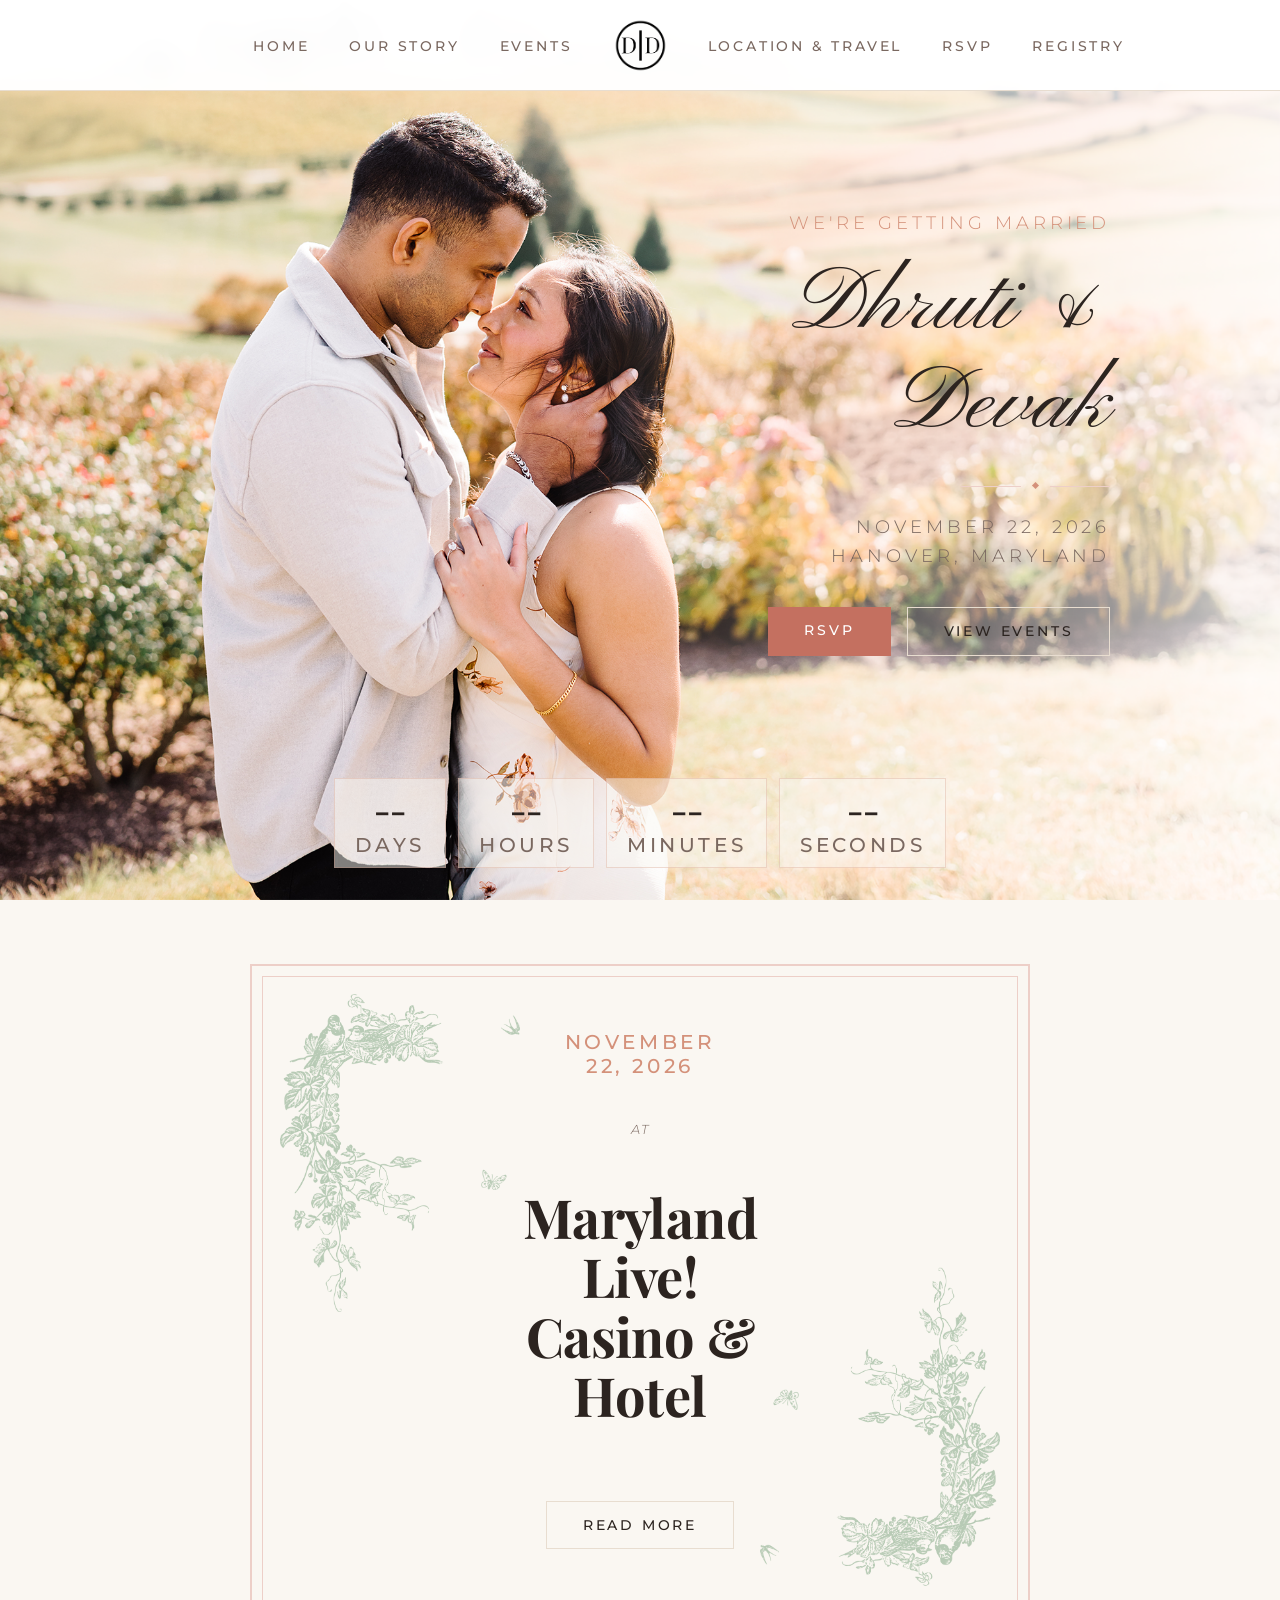
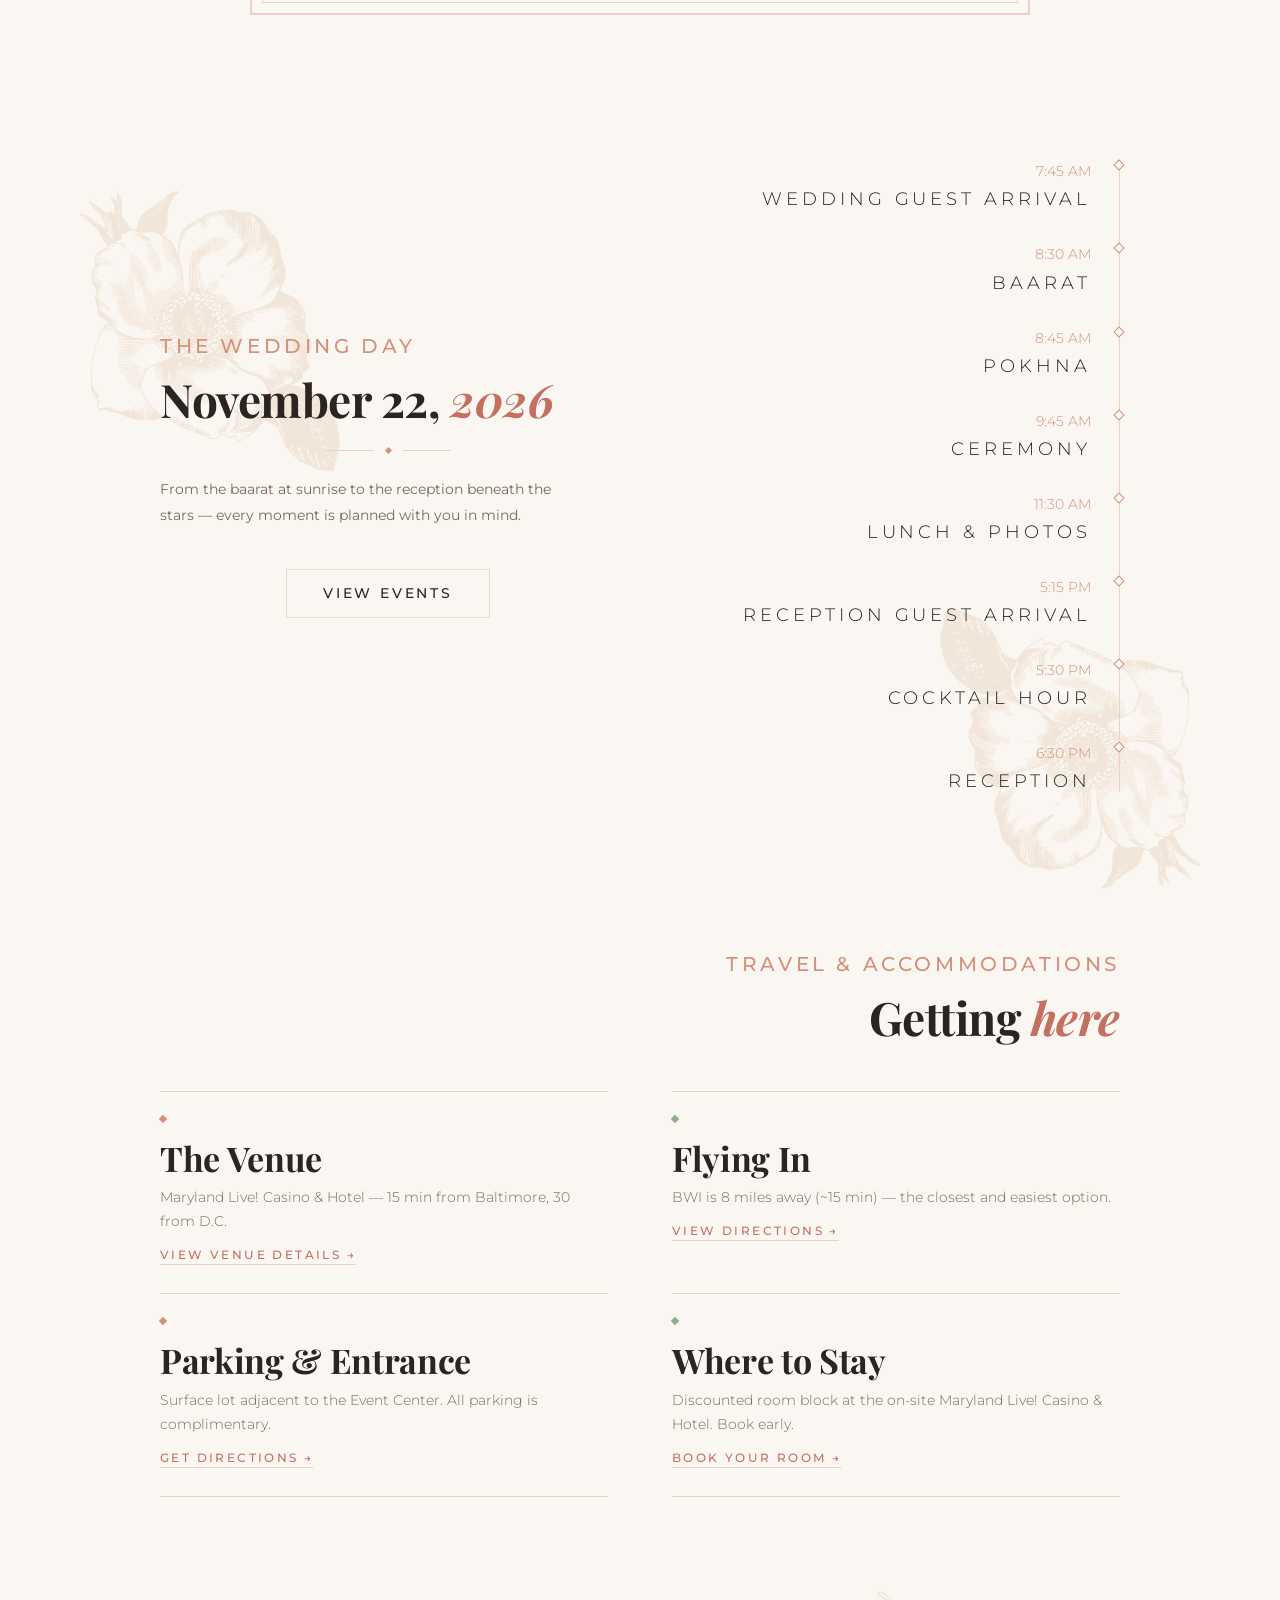
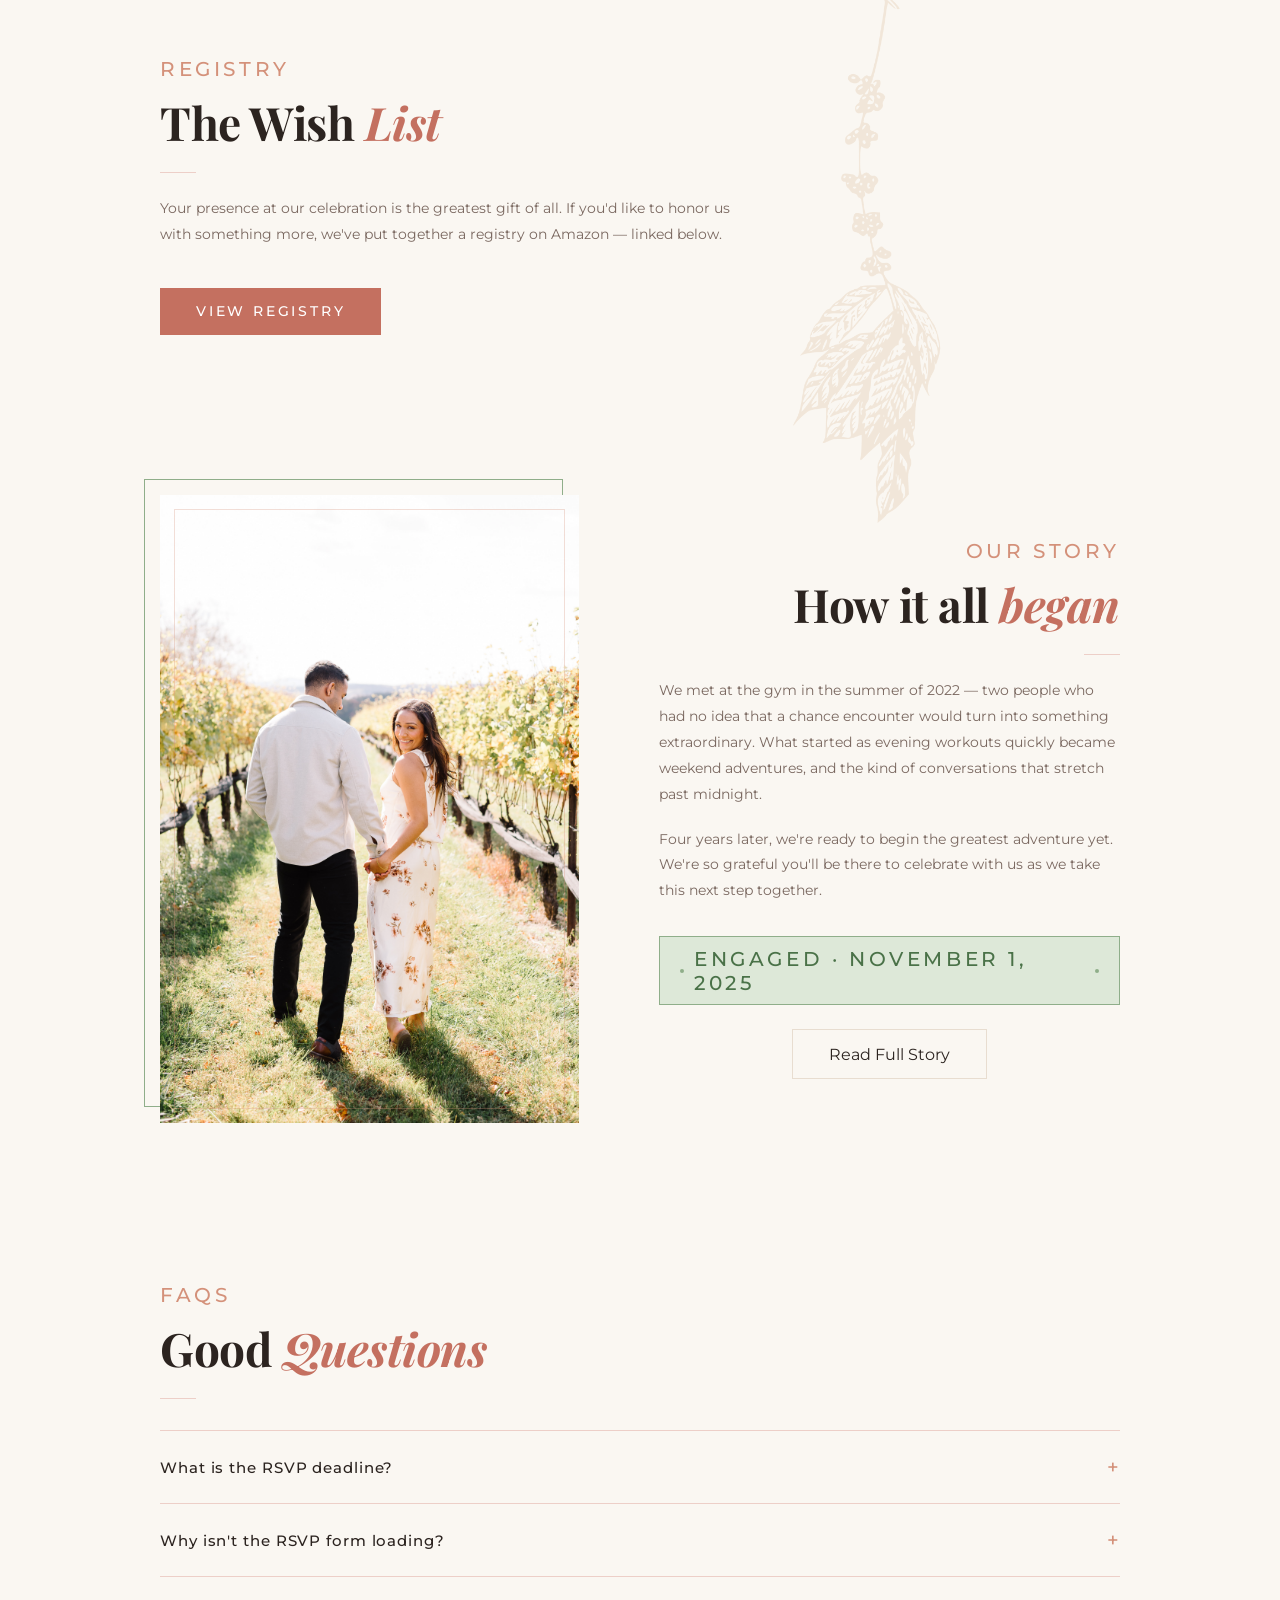
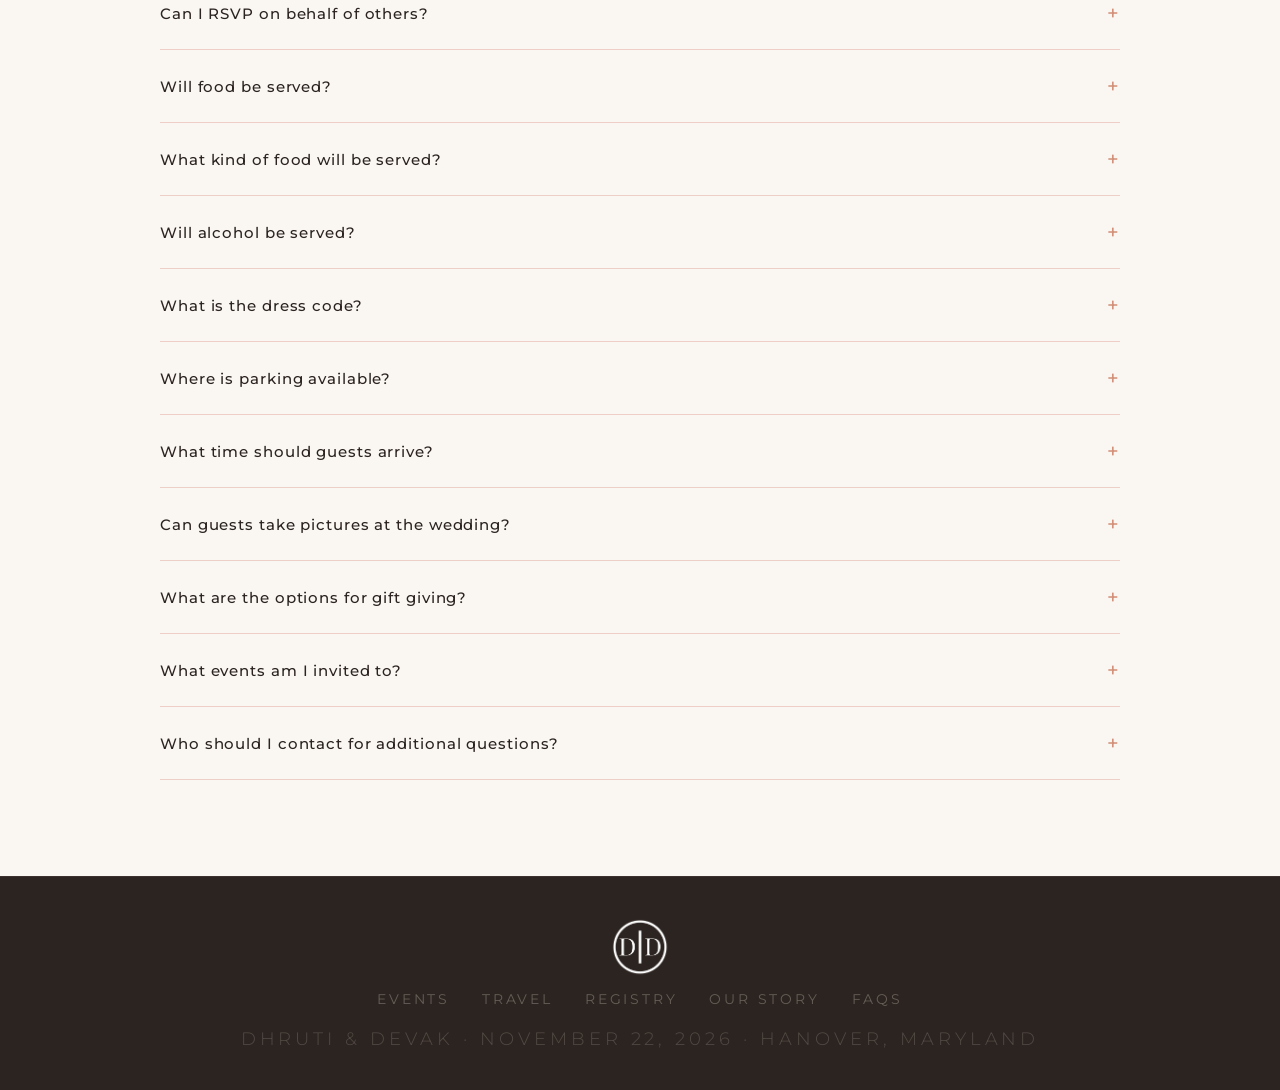
<file: index.html>
<!DOCTYPE html>
<html lang="en">
<head>
  <meta charset="UTF-8">
  <meta name="viewport" content="width=device-width, initial-scale=1.0">
  <title>Dhruti &amp; Devak</title>

  <link rel="preconnect" href="https://fonts.googleapis.com">
  <link rel="preconnect" href="https://fonts.gstatic.com" crossorigin>

  <link rel="stylesheet" href="css/styles.css">
  <link rel="stylesheet" href="css/index.css">
</head>
<body>

  <!-- FIXED HERO BACKGROUND (always in DOM, position:fixed) -->
  <div class="hero-bg"></div>

  <!-- NAV -->
  <nav>
    <ul class="nav-links nav-links--left">
      <li><a href="/" class="nav-link">Home</a></li>
      <li><a href="story/" class="nav-link">Our Story</a></li>
      <li><a href="events/" class="nav-link">Events</a></li>
    </ul>
    <a href="#" class="nav-logo"><img src="images/gallery/logo.png" alt="D & D"></a>
    <ul class="nav-links nav-links--right">
      <li><a href="travel/" class="nav-link">Location &amp; Travel</a></li>
      <li><a href="rsvp/" class="nav-link">RSVP</a></li>
      <li><a href="registry/" class="nav-link">Registry</a></li>
    </ul>
    <button class="nav-toggle" aria-label="Toggle navigation">
      <span></span><span></span><span></span>
    </button>
  </nav>

  <!-- HERO (desktop) -->
  <section class="hero">
    <div class="hero-content">
      <span class="hero-eyebrow subtitle">We're getting married</span>
      <h1 class="hero-title title">Dhruti &amp; Devak</h1>
      <div class="hero-divider">
        <div class="hero-divider-line"></div>
        <div class="hero-divider-diamond"></div>
        <div class="hero-divider-line"></div>
      </div>
      <span class="hero-date subtitle">November 22, 2026</span>
      <span class="hero-location subtitle">Hanover, Maryland</span>
      <div class="hero-cta">
        <a href="rsvp/" class="btn btn-primary btn-text">RSVP</a>
        <a href="events/" class="btn btn-outline btn-text">View Events</a>
      </div>
    </div>
    <div class="countdown-bar">
      <div class="countdown-unit">
        <span class="countdown-num heading-sm" data-cd="days">--</span>
        <span class="countdown-label subheading">Days</span>
      </div>
      <div class="countdown-unit">
        <span class="countdown-num heading-sm" data-cd="hours">--</span>
        <span class="countdown-label subheading">Hours</span>
      </div>
      <div class="countdown-unit">
        <span class="countdown-num heading-sm" data-cd="mins">--</span>
        <span class="countdown-label subheading">Minutes</span>
      </div>
      <div class="countdown-unit">
        <span class="countdown-num heading-sm" data-cd="secs">--</span>
        <span class="countdown-label subheading">Seconds</span>
      </div>
    </div>
  </section>

  <!-- HERO INTRO (mobile only) — title at bottom of first viewport -->
  <section class="hero-intro">
    <div class="hero-intro-box">
      <span class="hero-eyebrow subtitle">We're getting married</span>
      <h1 class="hero-title title">Dhruti &amp; Devak</h1>
    </div>
  </section>

  <!-- HERO DETAILS (mobile only) — date + CTA + countdown -->
  <section class="hero-details">
    <div class="hero-details-inner">
      <div class="hero-divider">
        <div class="hero-divider-line"></div>
        <div class="hero-divider-diamond"></div>
        <div class="hero-divider-line"></div>
      </div>
      <span class="hero-date subtitle">November 22, 2026</span>
      <span class="hero-location subtitle">Hanover, Maryland</span>
      <div class="hero-cta">
        <a href="rsvp/" class="btn btn-primary btn-text">RSVP</a>
        <a href="events/" class="btn btn-outline btn-text">View Events</a>
      </div>
    </div>
    <div class="countdown-bar">
      <div class="countdown-unit">
        <span class="countdown-num heading-sm" data-cd="days">--</span>
        <span class="countdown-label subheading">Days</span>
      </div>
      <div class="countdown-unit">
        <span class="countdown-num heading-sm" data-cd="hours">--</span>
        <span class="countdown-label subheading">Hours</span>
      </div>
      <div class="countdown-unit">
        <span class="countdown-num heading-sm" data-cd="mins">--</span>
        <span class="countdown-label subheading">Minutes</span>
      </div>
      <div class="countdown-unit">
        <span class="countdown-num heading-sm" data-cd="secs">--</span>
        <span class="countdown-label subheading">Seconds</span>
      </div>
    </div>
  </section>

  <!-- VENUE -->
  <section class="venue-section">
    <div class="venue-inner">
    <img class="venue-vine venue-vine--top" src="images/gallery/vines-a-alpha.png" alt="">
    <img class="venue-vine venue-vine--bottom" src="images/gallery/vines-a-alpha.png" alt="">
    <div class="venue-content">
      <span class="venue-date subheading reveal">November 22, 2026</span>
      <br>
      <span class="venue-at subheading reveal reveal-delay-1">at</span>
      <br>
      <h2 class="venue-name heading reveal reveal-delay-2">Maryland Live! Casino &amp; Hotel</h2>
      <br>
      <a href="travel/" class="btn btn-outline btn-text venue-btn reveal reveal-delay-3">Read More</a>
    </div>
    </div>
  </section>

  <!-- EVENTS -->
  <section class="events-section section--left" id="events">
    <div class="section-inner">
    <img class="events-flower events-flower--tl" src="images/gallery/flower-alpha.png" alt="">
    <img class="events-flower events-flower--br" src="images/gallery/flower-alpha.png" alt="">
      <div class="events-layout">

        <div class="events-left">
          <span class="eyebrow subheading reveal">The Wedding Day</span>
          <h2 class="section-heading heading reveal">November 22, <em>2026</em></h2>
          <div class="events-divider reveal">
            <div class="events-divider-line"></div>
            <div class="events-divider-diamond"></div>
            <div class="events-divider-line"></div>
          </div>
          <p class="events-teaser paragraph reveal">From the baarat at sunrise to the reception beneath the stars — every moment is planned with you in mind.</p>
          <div class="events-cta reveal reveal-delay-1">
            <a href="events/" class="btn btn-outline btn-text">View Events</a>
          </div>
        </div>

        <div class="events-right">
          <div class="v-timeline reveal">

            <div class="v-timeline-item">
              <div class="v-tl-node"><div class="v-tl-diamond"></div></div>
              <div class="v-tl-content">
                <span class="v-tl-time paragraph">7:45 AM</span>
                <span class="v-tl-name subtitle">Wedding Guest Arrival</span>
              </div>
            </div>

            <div class="v-timeline-item">
              <div class="v-tl-node"><div class="v-tl-diamond"></div></div>
              <div class="v-tl-content">
                <span class="v-tl-time paragraph">8:30 AM</span>
                <span class="v-tl-name subtitle">Baarat</span>
              </div>
            </div>

            <div class="v-timeline-item">
              <div class="v-tl-node"><div class="v-tl-diamond"></div></div>
              <div class="v-tl-content">
                <span class="v-tl-time paragraph">8:45 AM</span>
                <span class="v-tl-name subtitle">Pokhna</span>
              </div>
            </div>

            <div class="v-timeline-item">
              <div class="v-tl-node"><div class="v-tl-diamond"></div></div>
              <div class="v-tl-content">
                <span class="v-tl-time paragraph">9:45 AM</span>
                <span class="v-tl-name subtitle">Ceremony</span>
              </div>
            </div>

            <div class="v-timeline-item">
              <div class="v-tl-node"><div class="v-tl-diamond"></div></div>
              <div class="v-tl-content">
                <span class="v-tl-time paragraph">11:30 AM</span>
                <span class="v-tl-name subtitle">Lunch &amp; Photos</span>
              </div>
            </div>

            <div class="v-timeline-item">
              <div class="v-tl-node"><div class="v-tl-diamond"></div></div>
              <div class="v-tl-content">
                <span class="v-tl-time paragraph">5:15 PM</span>
                <span class="v-tl-name subtitle">Reception Guest Arrival</span>
              </div>
            </div>

            <div class="v-timeline-item">
              <div class="v-tl-node"><div class="v-tl-diamond"></div></div>
              <div class="v-tl-content">
                <span class="v-tl-time paragraph">5:30 PM</span>
                <span class="v-tl-name subtitle">Cocktail Hour</span>
              </div>
            </div>

            <div class="v-timeline-item">
              <div class="v-tl-node"><div class="v-tl-diamond"></div></div>
              <div class="v-tl-content">
                <span class="v-tl-time paragraph">6:30 PM</span>
                <span class="v-tl-name subtitle">Reception</span>
              </div>
            </div>

          </div>
        </div>

      </div>
    </div>
  </section>

  <!-- TRAVEL -->
  <section class="travel-section section--right" id="travel">
    <div class="section-inner">
      <span class="eyebrow subheading reveal">Travel &amp; Accommodations</span>
      <h2 class="section-heading heading reveal">Getting <em>here</em></h2>
      <div class="travel-grid">

        <a href="travel/#venue" class="travel-card reveal">
          <p class="travel-title heading-sm">The Venue</p>
          <p class="travel-detail paragraph">Maryland Live! Casino &amp; Hotel — 15 min from Baltimore, 30 from D.C.</p>
          <span class="travel-link">View venue details →</span>
        </a>

        <a href="travel/#directions" class="travel-card reveal reveal-delay-1">
          <p class="travel-title heading-sm">Flying In</p>
          <p class="travel-detail paragraph">BWI is 8 miles away (~15 min) — the closest and easiest option.</p>
          <span class="travel-link">View directions →</span>
        </a>

        <a href="travel/#parking" class="travel-card reveal reveal-delay-2">
          <p class="travel-title heading-sm">Parking &amp; Entrance</p>
          <p class="travel-detail paragraph">Surface lot adjacent to the Event Center. All parking is complimentary.</p>
          <span class="travel-link">Get directions →</span>
        </a>

        <a href="travel/#stay" class="travel-card reveal reveal-delay-3">
          <p class="travel-title heading-sm">Where to Stay</p>
          <p class="travel-detail paragraph">Discounted room block at the on-site Maryland Live! Casino &amp; Hotel. Book early.</p>
          <span class="travel-link">Book your room →</span>
        </a>

      </div>
    </div>
  </section>

  <!-- REGISTRY -->
  <section class="registry-section section--left" id="registry">
    <div class="section-inner">
      <img class="registry-vine" src="images/gallery/vines-b-alpha.png" alt="">
      <span class="eyebrow subheading reveal">Registry</span>
      <h2 class="section-heading heading reveal">The Wish <em>List</em></h2>
      <div class="thin-rule reveal"></div>
      <p class="body paragraph reveal">Your presence at our celebration is the greatest gift of all. If you'd like to honor us with something more, we've put together a registry on Amazon — linked below.</p>
      <div class="registry-links reveal reveal-delay-1">
        <a href="registry/" class="btn btn-primary btn-text">View Registry</a>
      </div>
    </div>
  </section>

  <!-- OUR STORY -->
  <section class="story-section section--right" id="story">
    <div class="section-inner">
      <div class="story-grid">
        <div class="story-img reveal">
          <div class="story-img-frame">
            <img src="images/couple/couple-walking.png"
                 alt="Dhruti and Devak"
                 onerror="this.style.display='none'; this.parentElement.querySelector('.story-img-frame-placeholder').style.display='block';">
            <div class="story-img-frame-placeholder title" style="display:none;">D &amp; D</div>
          </div>
        </div>
        <div>
          <span class="eyebrow subheading reveal">Our Story</span>
          <h2 class="section-heading heading reveal">How it all <em>began</em></h2>
          <div class="thin-rule reveal"></div>
          <p class="body paragraph reveal">We met at the gym in the summer of 2022 — two people who had no idea that a chance encounter would turn into something extraordinary. What started as evening workouts quickly became weekend adventures, and the kind of conversations that stretch past midnight.</p>
          <br>
          <p class="body paragraph reveal reveal-delay-1">Four years later, we're ready to begin the greatest adventure yet. We're so grateful you'll be there to celebrate with us as we take this next step together.</p>
          <div class="story-date-badge reveal reveal-delay-2">
            <div class="badge-dot"></div>
            <span class="subheading">Engaged · November 1, 2025</span>
            <div class="badge-dot"></div>
          </div>
          <div style="text-align:center; margin-top:1.5rem;">
            <a href="story/" class="btn btn-outline reveal reveal-delay-3">Read Full Story</a>
          </div>
        </div>
      </div>
    </div>
  </section>

  <!-- FAQs -->
  <section class="faq-section section--left" id="faq">
    <div class="section-inner">
      <span class="eyebrow subheading reveal">FAQs</span>
      <h2 class="section-heading heading reveal">Good <em>Questions</em></h2>
      <div class="thin-rule reveal"></div>
      <div class="faq-list reveal">

        <details class="faq-item">
          <summary class="faq-q">What is the RSVP deadline?</summary>
          <p class="faq-a paragraph">Please RSVP by October 7th. This is very important to ensure we have seating, food, and other accommodations prepared for your attendance.</p>
        </details>

        <details class="faq-item">
          <summary class="faq-q">Why isn't the RSVP form loading?</summary>
          <p class="faq-a paragraph">The RSVP form uses Google Forms. Make sure you are logged into your Google Account on the browser to ensure the RSVP form loads properly.</p>
        </details>

        <details class="faq-item">
          <summary class="faq-q">Can I RSVP on behalf of others?</summary>
          <p class="faq-a paragraph">Yes! When you enter your name, you will be provided with RSVP options for yourself and your direct friends/family members. However, once an RSVP has been submitted for an individual, you can no longer edit it on their behalf — the individual must enter their own name to make any changes.</p>
        </details>

        <details class="faq-item">
          <summary class="faq-q">Will food be served?</summary>
          <p class="faq-a paragraph">Yes, food will be served at various points throughout the day. If you are attending the wedding ceremony, lunch will be served following the ceremony. Prior to the reception, there will be a cocktail hour with light bites and non-alcoholic drinks. Dinner will be served during the reception.</p>
        </details>

        <details class="faq-item">
          <summary class="faq-q">What kind of food will be served?</summary>
          <p class="faq-a paragraph">The wedding will be catered by Rangoli Restaurant, serving primarily North/South Indian and Indo-Chinese cuisine. If you have any food allergies or sensitivities, please contact the hosting families to let them know.</p>
        </details>

        <details class="faq-item">
          <summary class="faq-q">Will alcohol be served?</summary>
          <p class="faq-a paragraph">Out of respect for our families' traditions, alcohol will not be provided at the events. During the reception, guests are welcome to purchase drinks directly from the venue, but we ask that you be back in your seats promptly so we don't miss a moment. Please drink responsibly.</p>
        </details>

        <details class="faq-item">
          <summary class="faq-q">What is the dress code?</summary>
          <p class="faq-a paragraph">Morning Ceremony: Festive Indian attire is encouraged. Please avoid shades of red (including maroon and velvet) and white (including cream and off-white), as these are reserved for the bride and groom. We also ask that you keep your outfit relatively simple — nothing too elaborate — so the couple can shine on their special day.<br><br>Evening Cocktail Hour &amp; Reception: Indian attire is still welcome, or you're welcome to dress in Western formal wear — suits for men, long gowns for women. Please avoid pistachio green at the reception.</p>
        </details>

        <details class="faq-item">
          <summary class="faq-q">Where is parking available?</summary>
          <p class="faq-a paragraph">Yes, there are plenty of free parking spots available throughout the venue. Please visit <a href="travel/#parking" class="faq-link">this link</a> for more details.</p>
        </details>

        <details class="faq-item">
          <summary class="faq-q">What time should guests arrive?</summary>
          <p class="faq-a paragraph">Please visit the <a href="events/" class="faq-link">Events page</a> for timing details for the event(s) you will be attending. We recommend arriving 20–30 minutes early to allow ample time to find parking and get settled inside the Event Center. Kindly refrain from arriving late to avoid disruptions to any of the programs.</p>
        </details>

        <details class="faq-item">
          <summary class="faq-q">Can guests take pictures at the wedding?</summary>
          <p class="faq-a paragraph">You are welcome to take photos, but please refrain from using flash or taking extended video recordings. We ask that you be mindful of keeping phones out of sightlines to avoid blocking other guests' views or appearing in our professional photos. Rest assured, professional photos and videos will be shared with everyone after the wedding!</p>
        </details>

        <details class="faq-item">
          <summary class="faq-q">What are the options for gift giving?</summary>
          <p class="faq-a paragraph">We'd be so grateful for your generosity! Please feel free to check out our <a href="registry/" class="faq-link">registry page</a>, or if you'd prefer, we'll have an envelope box available at the reception. To help keep things running smoothly on the day, we kindly ask that you hold off on bringing boxed gifts to the wedding and reception.</p>
        </details>

        <details class="faq-item">
          <summary class="faq-q">What events am I invited to?</summary>
          <p class="faq-a paragraph">When you RSVP, you'll see options for the Wedding, Reception, or both — these reflect the event(s) we're so excited to celebrate with you! We truly wish we could include everyone in every part of our big day, but due to space and logistics, we're not able to. We hope you understand, and we can't wait to celebrate with you at the event(s) you're joining us for! 💕</p>
        </details>

        <details class="faq-item">
          <summary class="faq-q">Who should I contact for additional questions?</summary>
          <p class="faq-a paragraph">Please contact Dhruti Ramani and/or Devak Murali for any additional questions.</p>
        </details>

      </div>
    </div>
  </section>

  <!-- FOOTER -->
  <footer>
    <span class="footer-logo"><img src="images/gallery/logo.png" alt="D & D"></span>
    <ul class="footer-links">
      <li><a href="#events" class="nav-link">Events</a></li>
      <li><a href="#travel" class="nav-link">Travel</a></li>
      <li><a href="registry/" class="nav-link">Registry</a></li>
      <li><a href="story/" class="nav-link">Our Story</a></li>
      <li><a href="#faq" class="nav-link">FAQs</a></li>
    </ul>
    <p class="footer-text subtitle">Dhruti &amp; Devak · November 22, 2026 · Hanover, Maryland</p>
  </footer>

  <script src="js/main.js"></script>
</body>
</html>
</file>
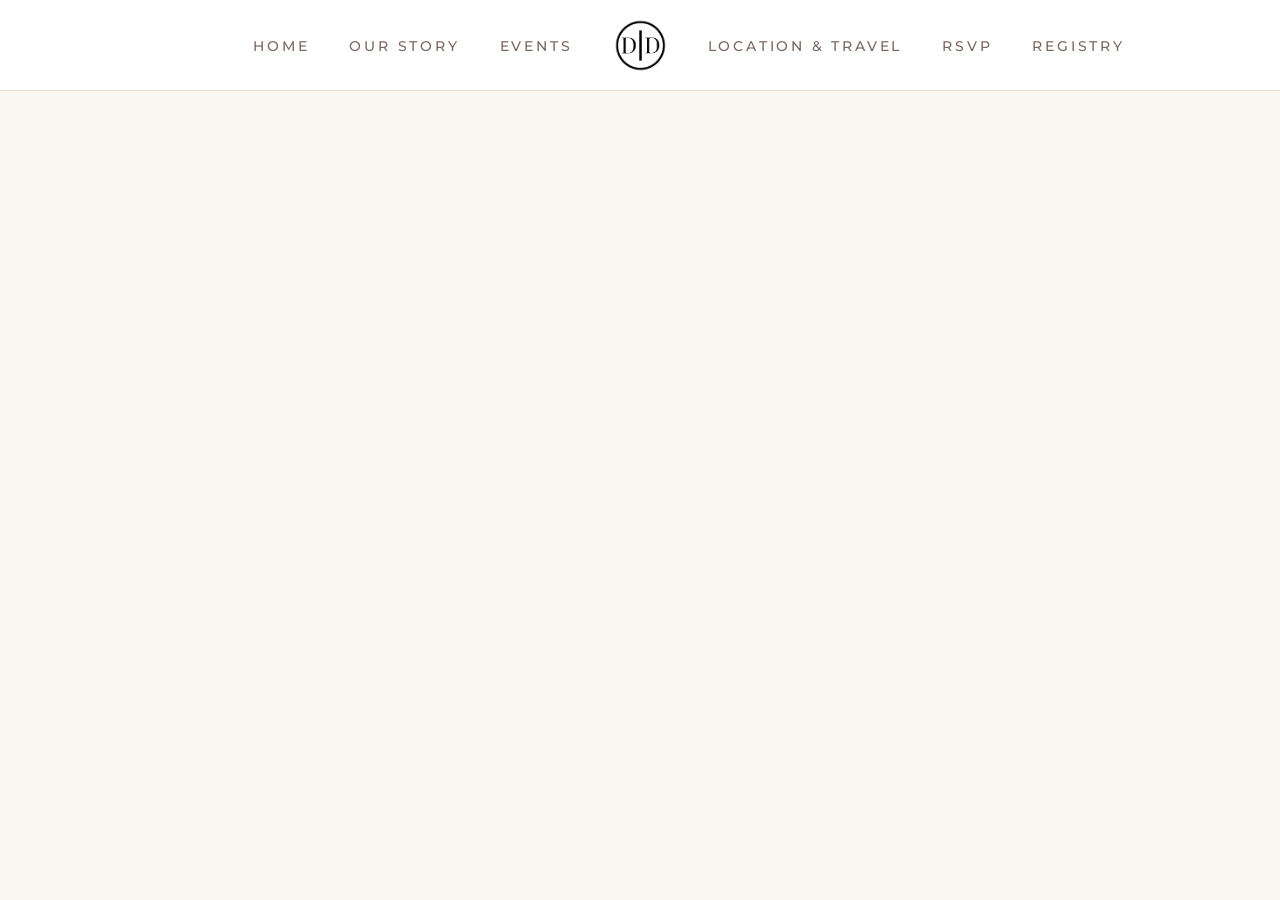
<file: photos/index.html>
<!DOCTYPE html>
<html lang="en">
<head>
  <meta charset="UTF-8">
  <meta name="viewport" content="width=device-width, initial-scale=1.0">
  <title>Photo Groups · Dhruti &amp; Devak</title>
  <meta name="robots" content="noindex, nofollow">

  <link rel="preconnect" href="https://fonts.googleapis.com">
  <link rel="preconnect" href="https://fonts.gstatic.com" crossorigin>

  <link rel="stylesheet" href="../css/styles.css">
  <link rel="stylesheet" href="../css/index.css">
  <link rel="stylesheet" href="../css/rsvp.css">
</head>
<body>

  <!-- NAV -->
  <nav>
    <ul class="nav-links nav-links--left">
      <li><a href="../" class="nav-link">Home</a></li>
      <li><a href="../story/" class="nav-link">Our Story</a></li>
      <li><a href="../events/" class="nav-link">Events</a></li>
    </ul>
    <a href="../" class="nav-logo"><img src="../images/gallery/logo.png" alt="D & D"></a>
    <ul class="nav-links nav-links--right">
      <li><a href="../travel/" class="nav-link">Location &amp; Travel</a></li>
      <li><a href="../rsvp/" class="nav-link">RSVP</a></li>
      <li><a href="../registry/" class="nav-link">Registry</a></li>
    </ul>
    <button class="nav-toggle" aria-label="Toggle navigation">
      <span></span><span></span><span></span>
    </button>
  </nav>

  <!-- PHOTO GROUPS EMBED -->
  <main class="rsvp-page">

    <div class="rsvp-loader" id="rsvp-loader">
      <img class="rsvp-loader-logo" src="../images/gallery/logo.png" alt="D &amp; D">
      <div class="rsvp-loader-diamond-row">
        <div class="rsvp-loader-line"></div>
        <div class="rsvp-loader-spinner"></div>
        <div class="rsvp-loader-line"></div>
      </div>
    </div>

    <iframe
      id="rsvp-embed"
      src="https://script.google.com/macros/s/AKfycbxpnMexvXA7Of4bqrFgtYiVDPdw4M3HupX744YyVxm20enP8aFP9GCxHx0_uAMY7p59/exec"
      frameborder="0"
      allowfullscreen
      onload="document.getElementById('rsvp-loader').classList.add('loaded')"
    ></iframe>

  </main>

  <script src="../js/main.js"></script>
</body>
</html>
</file>
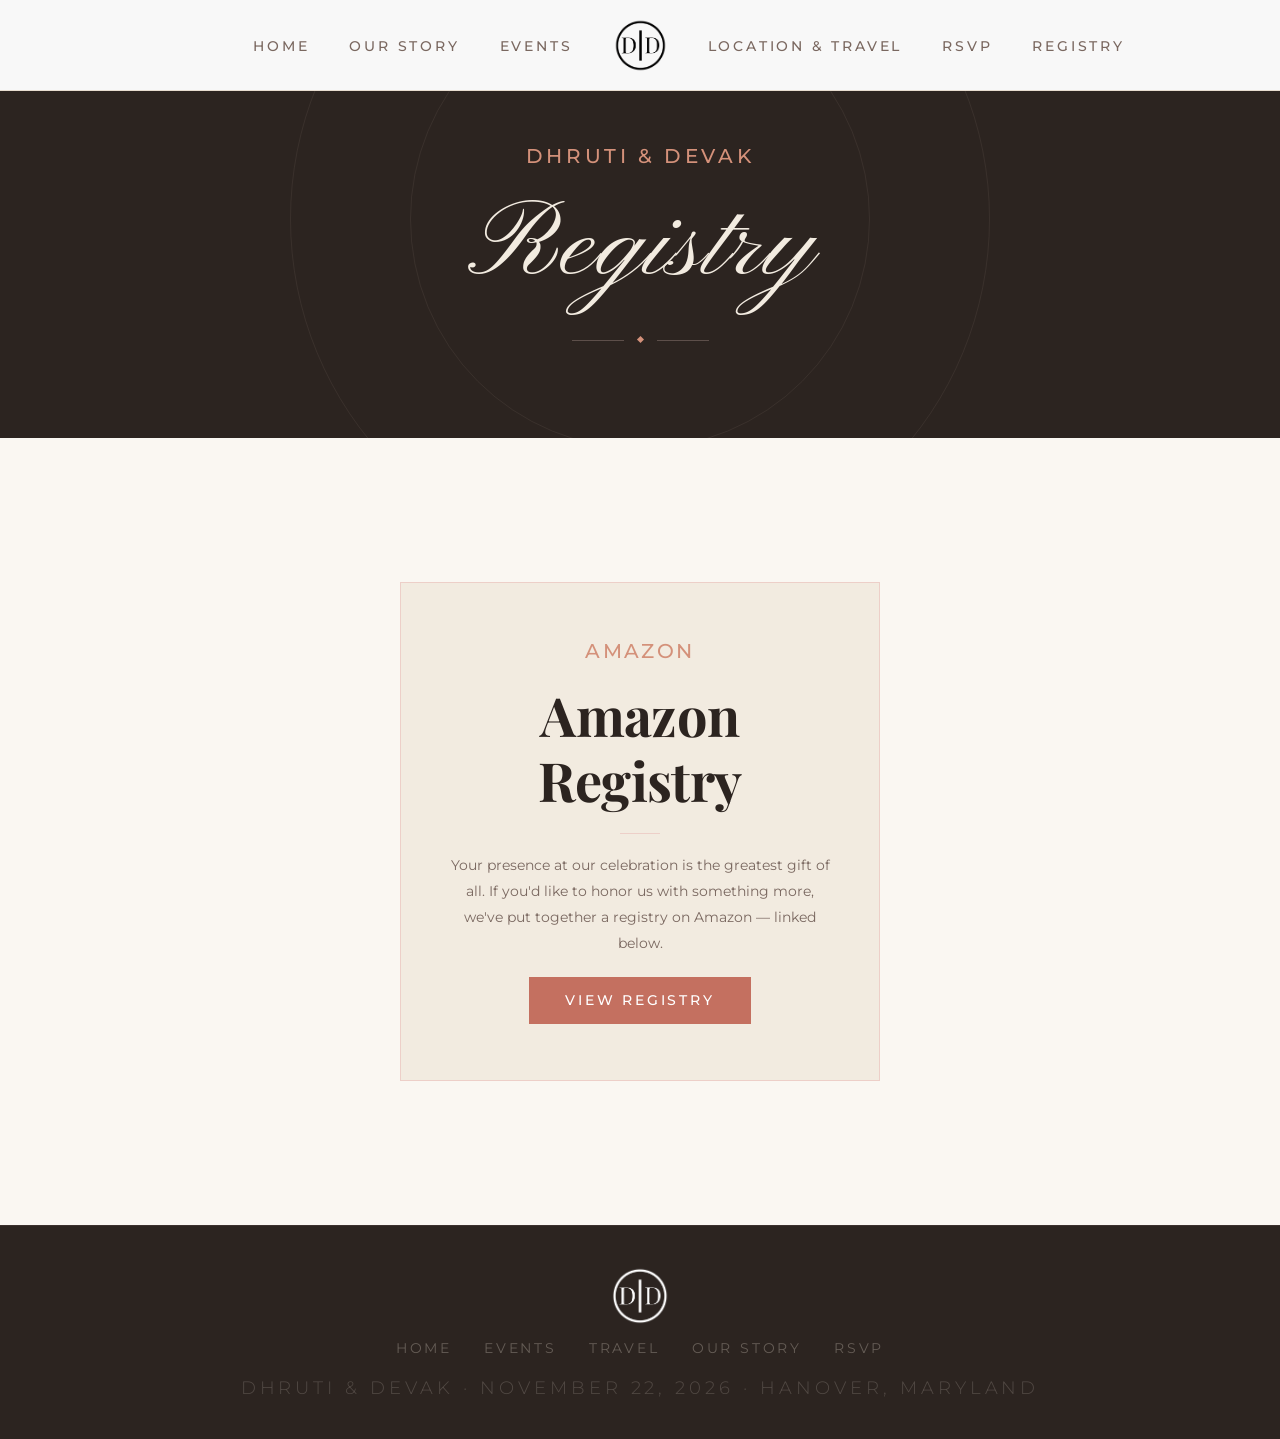
<file: registry/index.html>
<!DOCTYPE html>
<html lang="en">
<head>
  <meta charset="UTF-8">
  <meta name="viewport" content="width=device-width, initial-scale=1.0">
  <title>Registry · Dhruti &amp; Devak</title>

  <link rel="preconnect" href="https://fonts.googleapis.com">
  <link rel="preconnect" href="https://fonts.gstatic.com" crossorigin>

  <link rel="stylesheet" href="../css/styles.css">
  <link rel="stylesheet" href="../css/index.css">
  <link rel="stylesheet" href="../css/coming-soon.css">
</head>
<body>

  <!-- NAV -->
  <nav>
    <ul class="nav-links nav-links--left">
      <li><a href="../" class="nav-link">Home</a></li>
      <li><a href="../story/" class="nav-link">Our Story</a></li>
      <li><a href="../events/" class="nav-link">Events</a></li>
    </ul>
    <a href="../" class="nav-logo"><img src="../images/gallery/logo.png" alt="D & D"></a>
    <ul class="nav-links nav-links--right">
      <li><a href="../travel/" class="nav-link">Location &amp; Travel</a></li>
      <li><a href="../rsvp/" class="nav-link">RSVP</a></li>
      <li><a href="../registry/" class="nav-link">Registry</a></li>
    </ul>
    <button class="nav-toggle" aria-label="Toggle navigation">
      <span></span><span></span><span></span>
    </button>
  </nav>

  <!-- PAGE HEADER -->
  <header class="cs-header">
    <div class="cs-header-ring cs-header-ring-1"></div>
    <div class="cs-header-ring cs-header-ring-2"></div>
    <div class="cs-header-inner">
      <span class="cs-eyebrow subheading reveal">Dhruti &amp; Devak</span>
      <h1 class="cs-title title reveal reveal-delay-1">Registry</h1>
      <div class="cs-header-divider reveal reveal-delay-2">
        <div class="cs-header-line"></div>
        <div class="cs-header-diamond"></div>
        <div class="cs-header-line"></div>
      </div>
    </div>
  </header>

  <!-- REGISTRY -->
  <section class="cs-body registry-body">
    <div class="registry-single reveal">
      <span class="registry-card-platform subheading">Amazon</span>
      <h2 class="registry-card-name heading">Amazon Registry</h2>
      <div class="registry-card-rule"></div>
      <p class="registry-card-desc paragraph">Your presence at our celebration is the greatest gift of all. If you'd like to honor us with something more, we've put together a registry on Amazon — linked below.</p>
      <a href="https://www.amazon.com/wedding/guest-view/23RODAJC46H0Y" target="_blank" rel="noopener" class="btn btn-primary btn-text">View Registry</a>
    </div>
  </section>

  <!-- FOOTER -->
  <footer>
    <span class="footer-logo"><img src="../images/gallery/logo.png" alt="D & D"></span>
    <ul class="footer-links">
      <li><a href="../" class="nav-link">Home</a></li>
      <li><a href="../events/" class="nav-link">Events</a></li>
      <li><a href="../travel/" class="nav-link">Travel</a></li>
      <li><a href="../story/" class="nav-link">Our Story</a></li>
      <li><a href="../rsvp/" class="nav-link">RSVP</a></li>
    </ul>
    <p class="footer-text subtitle">Dhruti &amp; Devak · November 22, 2026 · Hanover, Maryland</p>
  </footer>

  <script src="../js/main.js"></script>
</body>
</html>
</file>
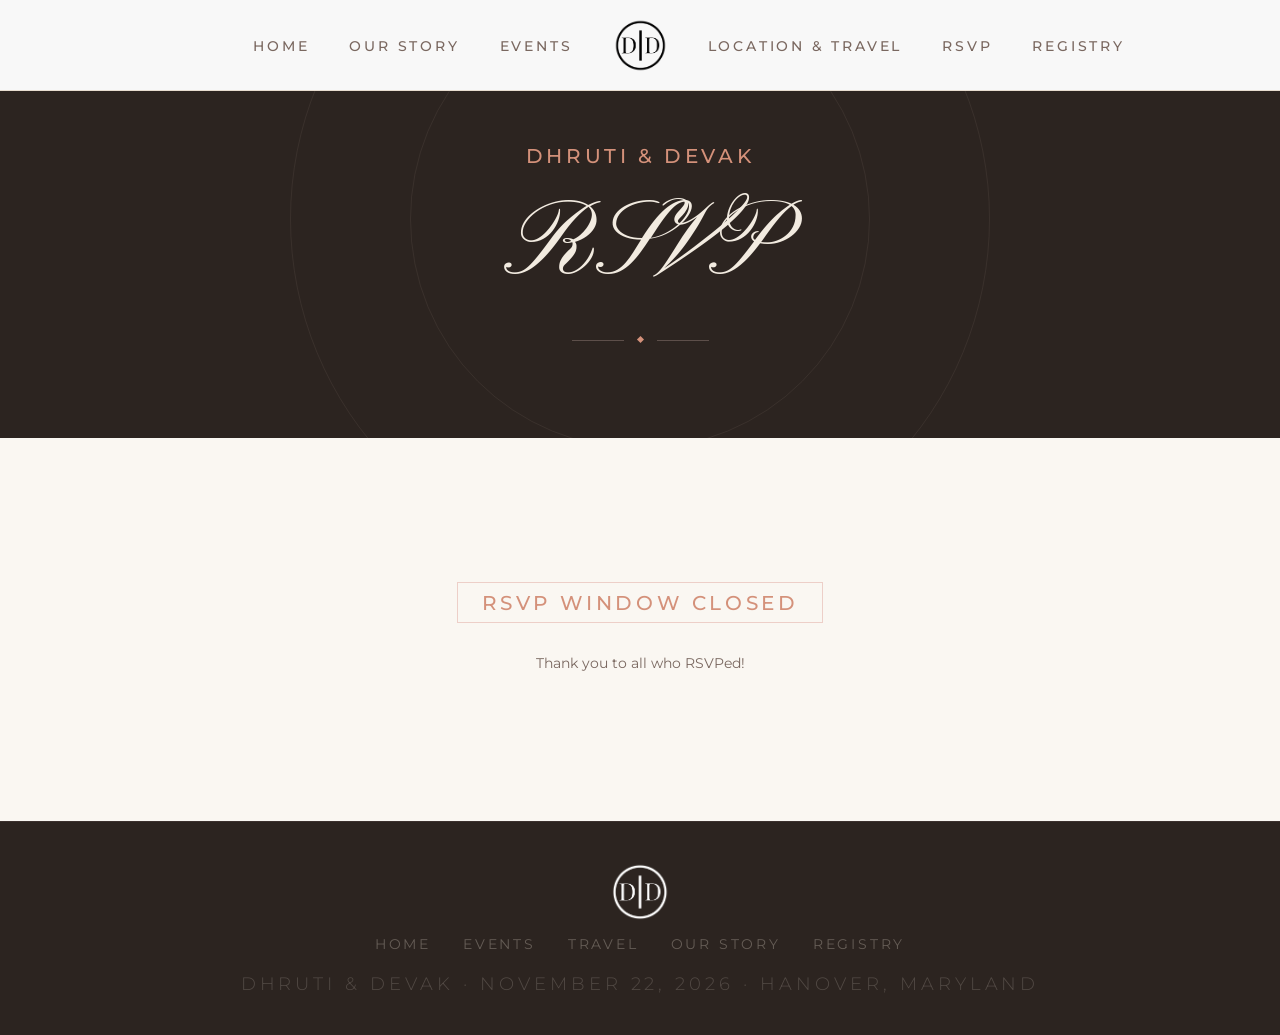
<file: rsvp/index.html>
<!DOCTYPE html>
<html lang="en">
<head>
  <meta charset="UTF-8">
  <meta name="viewport" content="width=device-width, initial-scale=1.0">
  <title>RSVP · Dhruti &amp; Devak</title>

  <link rel="preconnect" href="https://fonts.googleapis.com">
  <link rel="preconnect" href="https://fonts.gstatic.com" crossorigin>

  <link rel="stylesheet" href="../css/styles.css">
  <link rel="stylesheet" href="../css/index.css">
  <link rel="stylesheet" href="../css/rsvp.css">
  <link rel="stylesheet" href="../css/coming-soon.css">
</head>
<body>

  <!-- NAV -->
  <nav>
    <ul class="nav-links nav-links--left">
      <li><a href="../" class="nav-link">Home</a></li>
      <li><a href="../story/" class="nav-link">Our Story</a></li>
      <li><a href="../events/" class="nav-link">Events</a></li>
    </ul>
    <a href="../" class="nav-logo"><img src="../images/gallery/logo.png" alt="D & D"></a>
    <ul class="nav-links nav-links--right">
      <li><a href="../travel/" class="nav-link">Location &amp; Travel</a></li>
      <li><a href="../rsvp/" class="nav-link">RSVP</a></li>
      <li><a href="../registry/" class="nav-link">Registry</a></li>
    </ul>
    <button class="nav-toggle" aria-label="Toggle navigation">
      <span></span><span></span><span></span>
    </button>
  </nav>

  <!-- PAGE HEADER -->
  <header class="cs-header">
    <div class="cs-header-ring cs-header-ring-1"></div>
    <div class="cs-header-ring cs-header-ring-2"></div>
    <div class="cs-header-inner">
      <span class="cs-eyebrow subheading reveal">Dhruti &amp; Devak</span>
      <h1 class="cs-title title reveal reveal-delay-1">RSVP</h1>
      <div class="cs-header-divider reveal reveal-delay-2">
        <div class="cs-header-line"></div>
        <div class="cs-header-diamond"></div>
        <div class="cs-header-line"></div>
      </div>
    </div>
  </header>

  <!-- RSVP CLOSED -->
  <section class="cs-body">
    <div class="cs-content reveal">
      <span class="cs-badge subheading">RSVP Window Closed</span>
      <p class="cs-message paragraph">Thank you to all who RSVPed!</p>
    </div>
  </section>

  <!-- FOOTER -->
  <footer>
    <span class="footer-logo"><img src="../images/gallery/logo.png" alt="D & D"></span>
    <ul class="footer-links">
      <li><a href="../" class="nav-link">Home</a></li>
      <li><a href="../events/" class="nav-link">Events</a></li>
      <li><a href="../travel/" class="nav-link">Travel</a></li>
      <li><a href="../story/" class="nav-link">Our Story</a></li>
      <li><a href="../registry/" class="nav-link">Registry</a></li>
    </ul>
    <p class="footer-text subtitle">Dhruti &amp; Devak · November 22, 2026 · Hanover, Maryland</p>
  </footer>

  <script src="../js/main.js"></script>
</body>
</html>
</file>
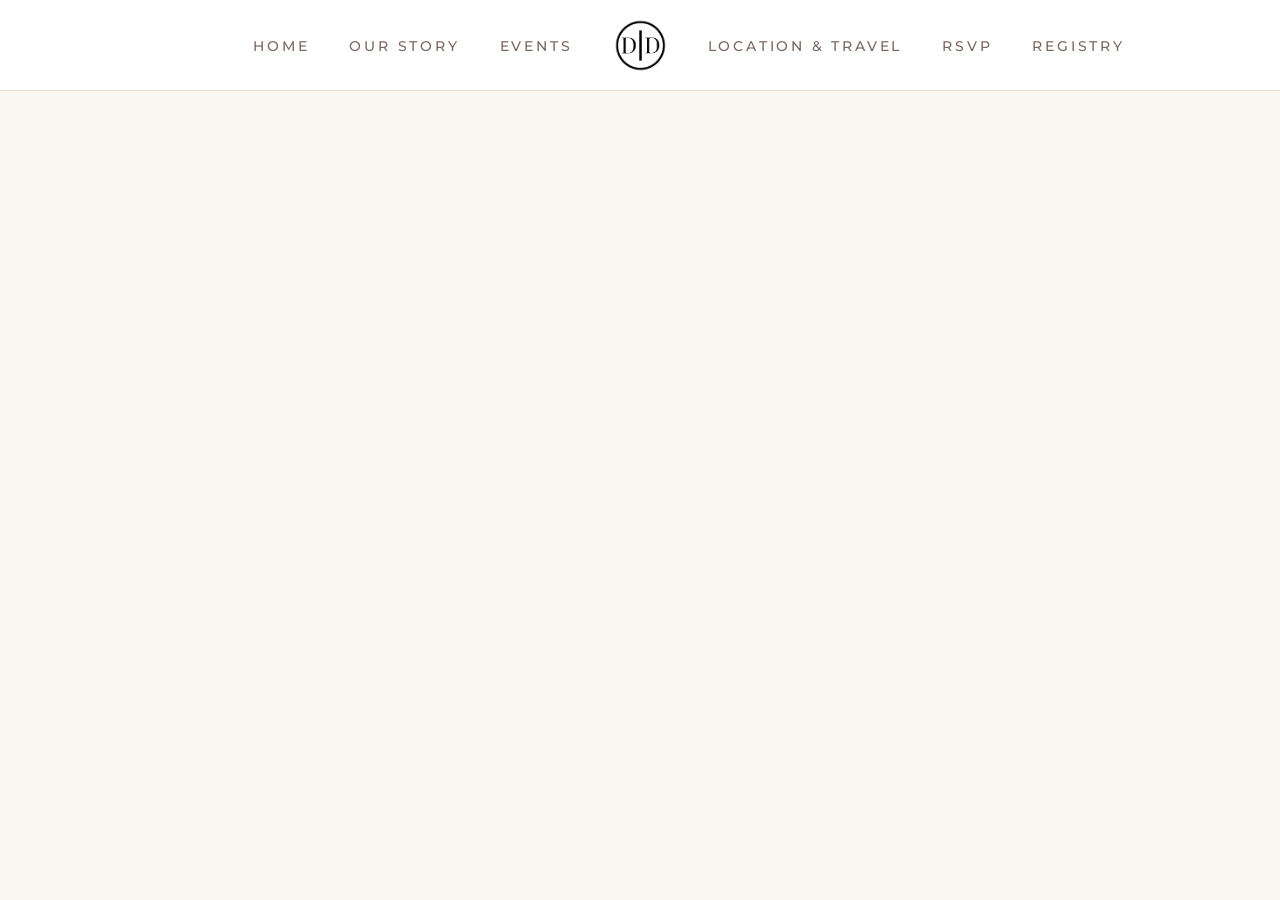
<file: seating/index.html>
<!DOCTYPE html>
<html lang="en">
<head>
  <meta charset="UTF-8">
  <meta name="viewport" content="width=device-width, initial-scale=1.0">
  <title>Seating · Dhruti &amp; Devak</title>
  <meta name="robots" content="noindex, nofollow">

  <link rel="preconnect" href="https://fonts.googleapis.com">
  <link rel="preconnect" href="https://fonts.gstatic.com" crossorigin>

  <link rel="stylesheet" href="../css/styles.css">
  <link rel="stylesheet" href="../css/index.css">
  <link rel="stylesheet" href="../css/rsvp.css">
</head>
<body>

  <!-- NAV -->
  <nav>
    <ul class="nav-links nav-links--left">
      <li><a href="../" class="nav-link">Home</a></li>
      <li><a href="../story/" class="nav-link">Our Story</a></li>
      <li><a href="../events/" class="nav-link">Events</a></li>
    </ul>
    <a href="../" class="nav-logo"><img src="../images/gallery/logo.png" alt="D & D"></a>
    <ul class="nav-links nav-links--right">
      <li><a href="../travel/" class="nav-link">Location &amp; Travel</a></li>
      <li><a href="../rsvp/" class="nav-link">RSVP</a></li>
      <li><a href="../registry/" class="nav-link">Registry</a></li>
    </ul>
    <button class="nav-toggle" aria-label="Toggle navigation">
      <span></span><span></span><span></span>
    </button>
  </nav>

  <!-- SEATING EMBED -->
  <main class="rsvp-page">

    <div class="rsvp-loader" id="rsvp-loader">
      <img class="rsvp-loader-logo" src="../images/gallery/logo.png" alt="D &amp; D">
      <div class="rsvp-loader-diamond-row">
        <div class="rsvp-loader-line"></div>
        <div class="rsvp-loader-spinner"></div>
        <div class="rsvp-loader-line"></div>
      </div>
    </div>

    <iframe
      id="rsvp-embed"
      src="https://script.google.com/macros/s/AKfycbzpmOB2tweH09wRSya-40VUvNh_pgJNcl_qZuUgDZR1oE3SiAK3vqlAVM0RxIh5kADqjA/exec"
      frameborder="0"
      allowfullscreen
      onload="document.getElementById('rsvp-loader').classList.add('loaded')"
    ></iframe>

  </main>

  <script src="../js/main.js"></script>
</body>
</html>
</file>
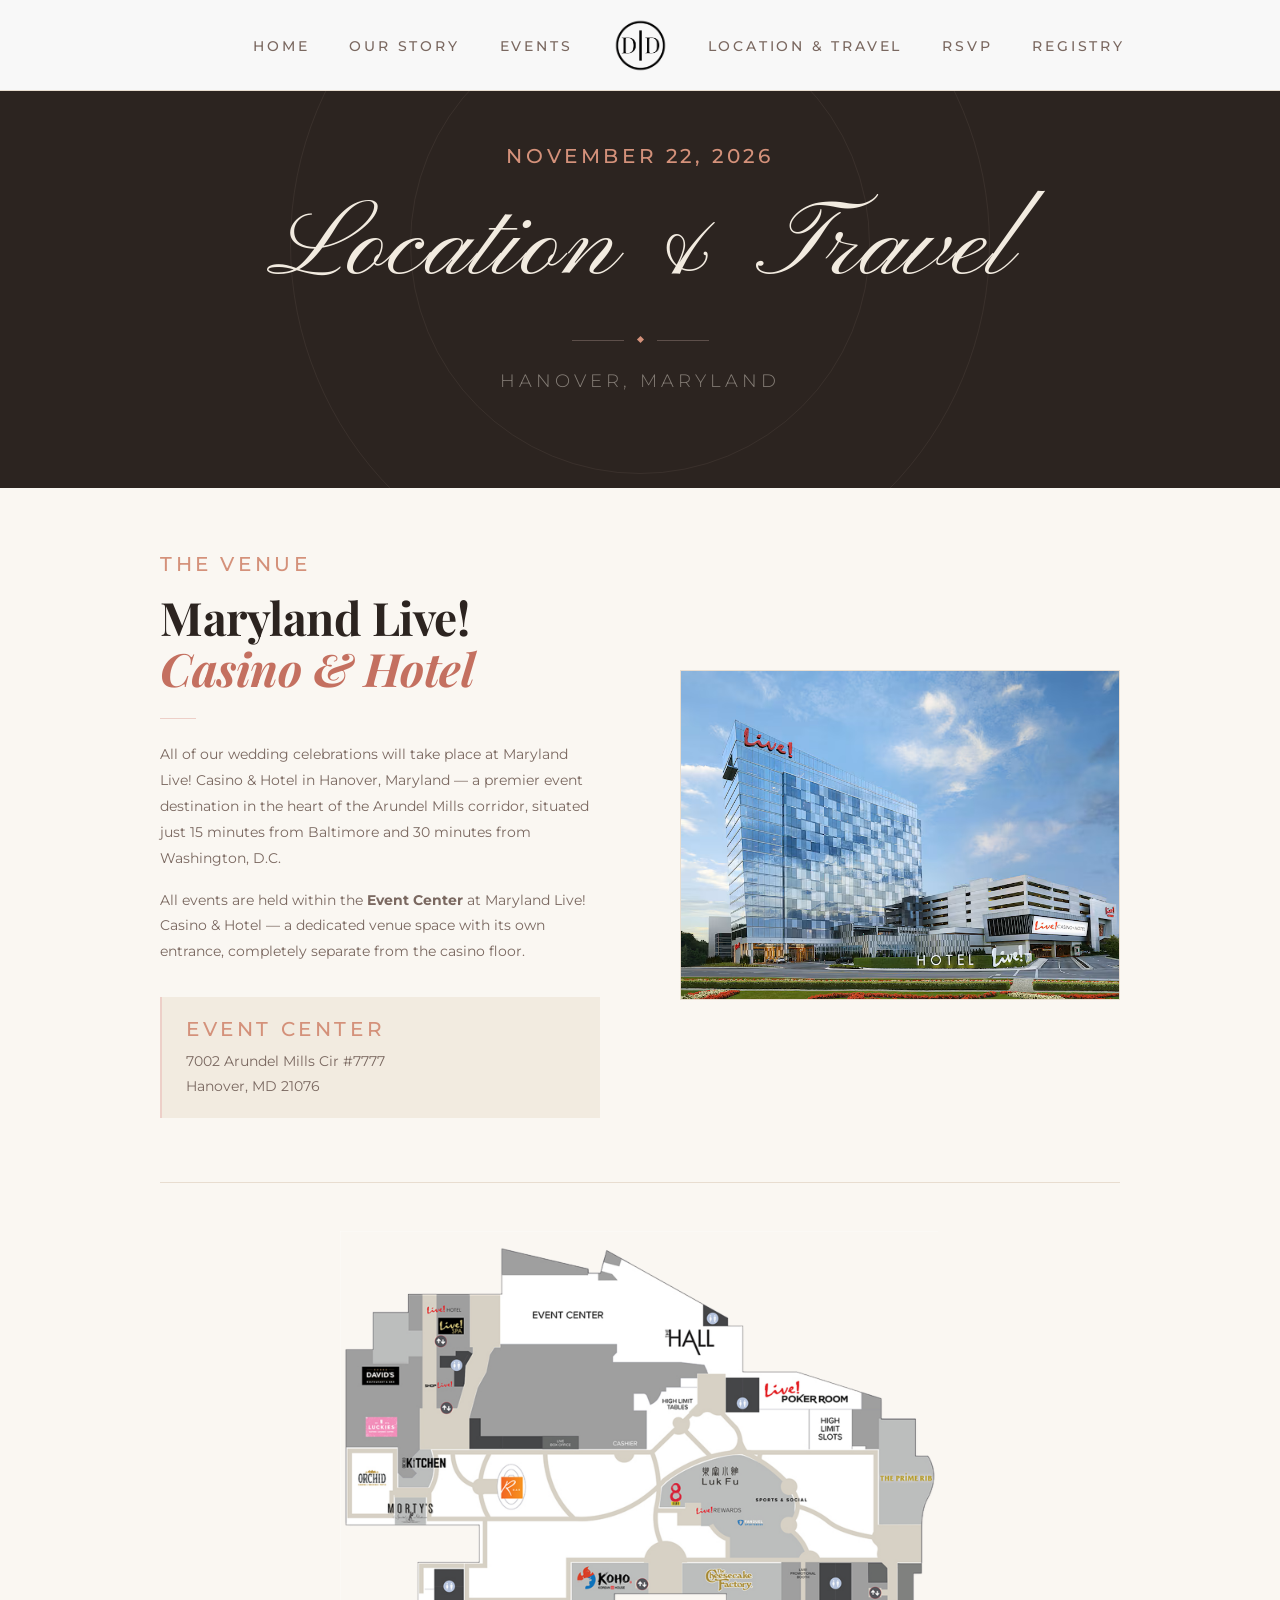
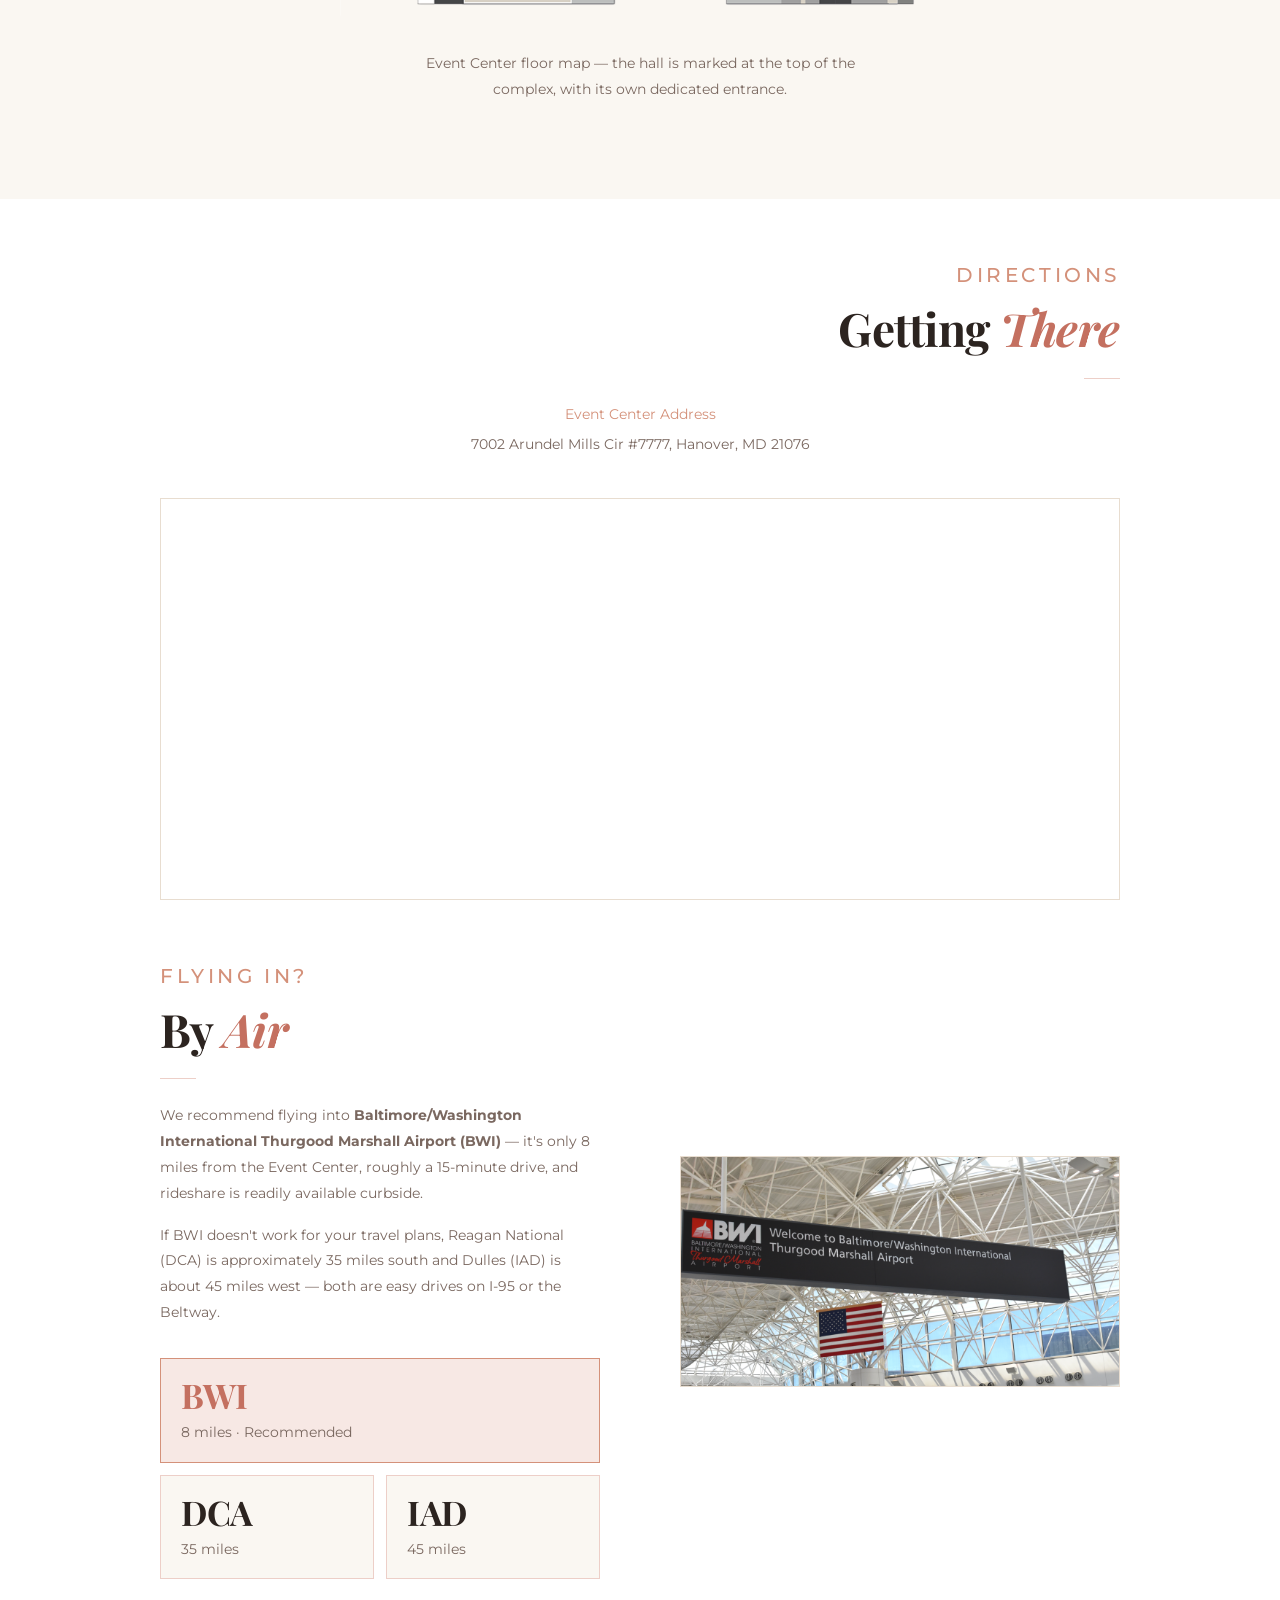
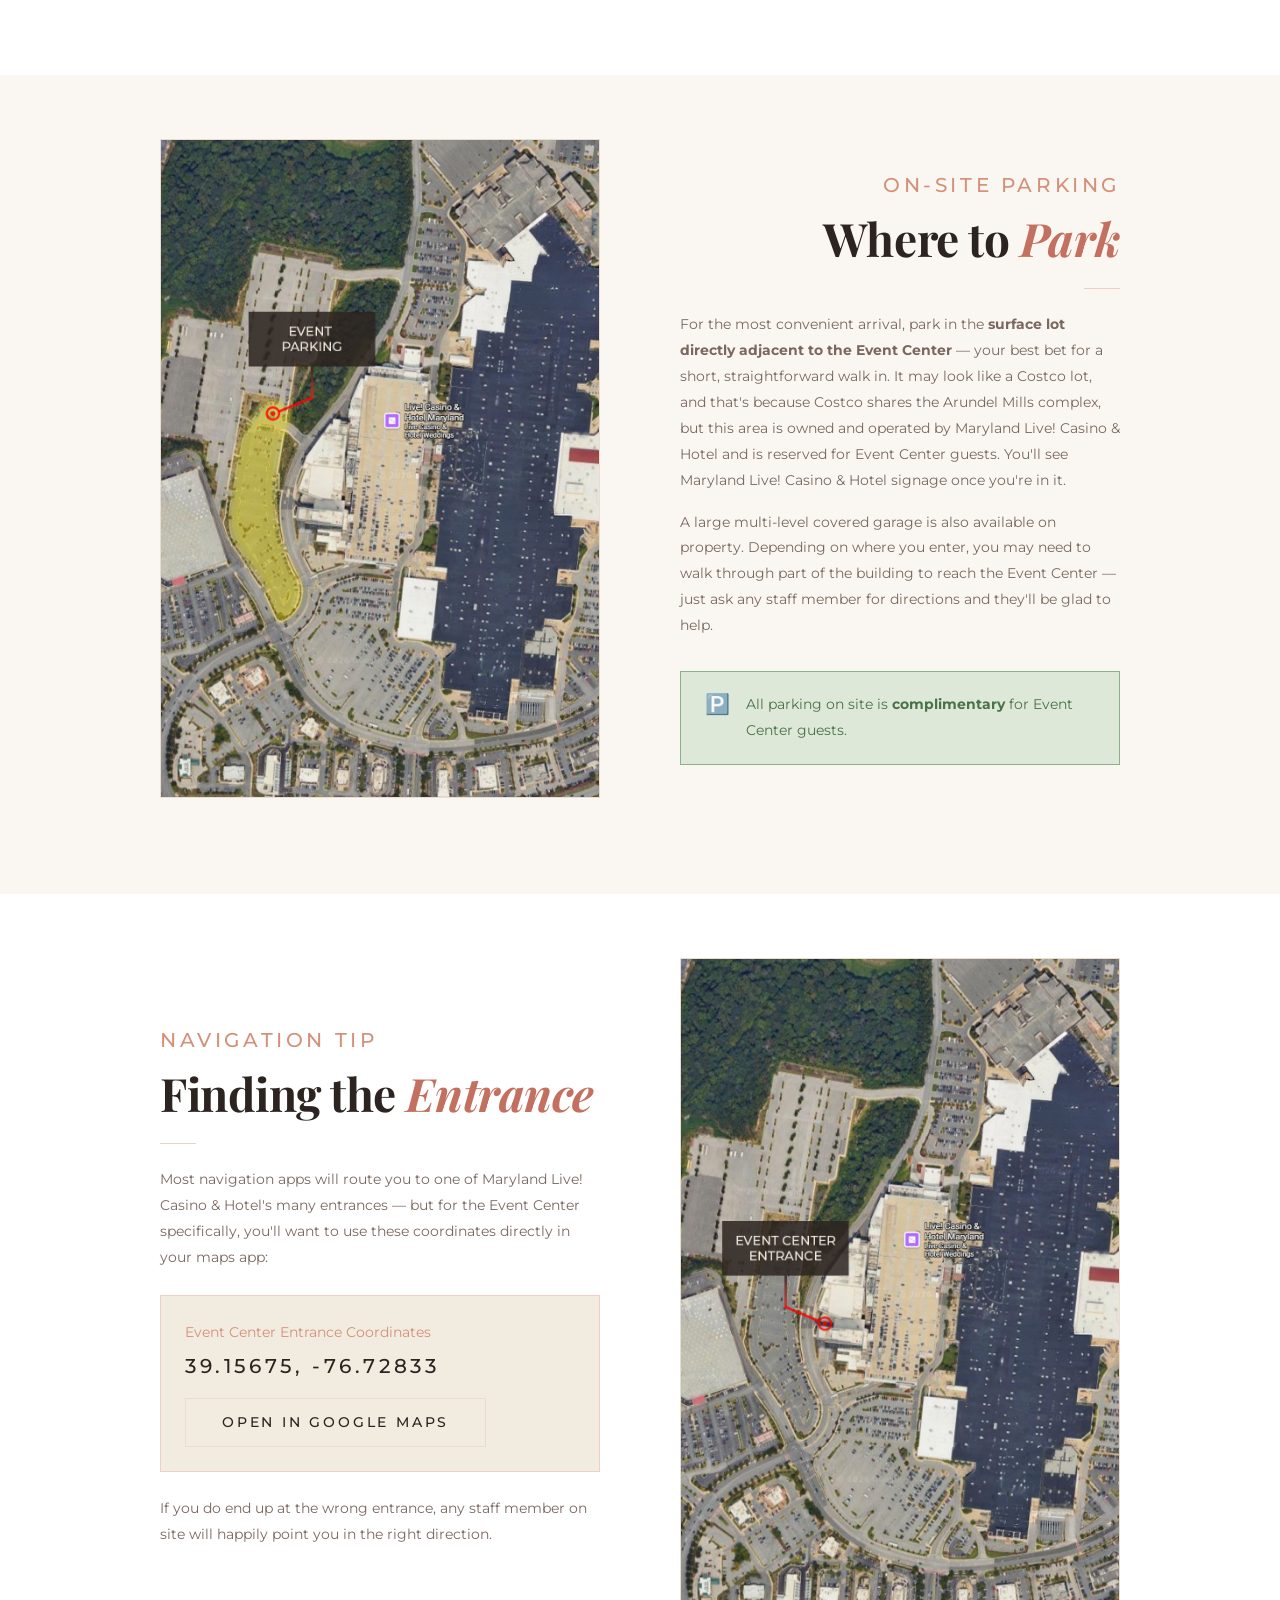
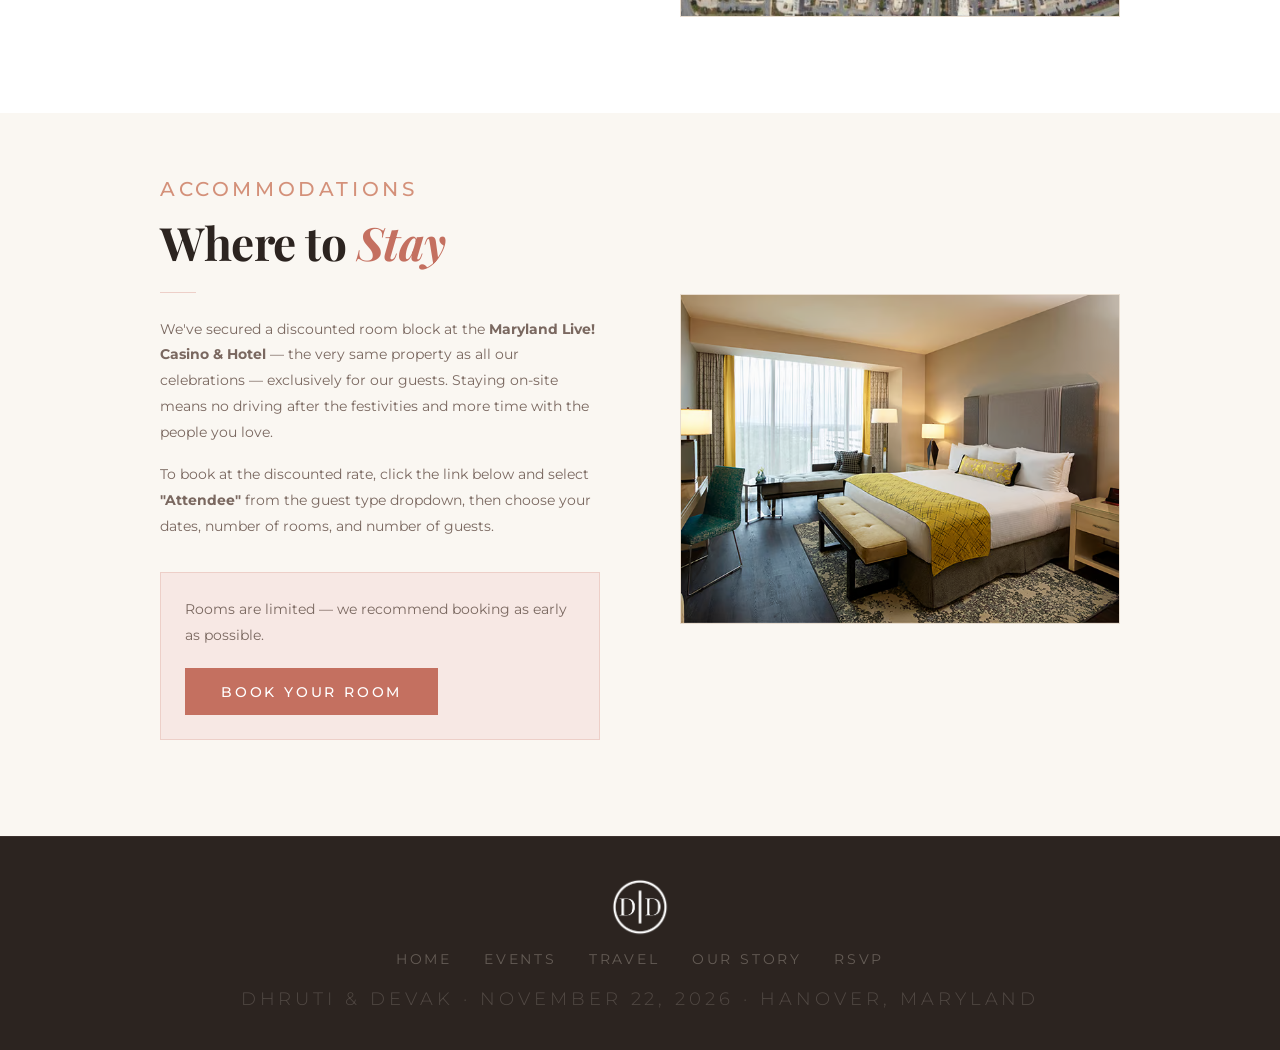
<file: travel/index.html>
<!DOCTYPE html>
<html lang="en">
<head>
  <meta charset="UTF-8">
  <meta name="viewport" content="width=device-width, initial-scale=1.0">
  <title>Location &amp; Travel · Dhruti &amp; Devak</title>

  <link rel="preconnect" href="https://fonts.googleapis.com">
  <link rel="preconnect" href="https://fonts.gstatic.com" crossorigin>

  <link rel="stylesheet" href="../css/styles.css">
  <link rel="stylesheet" href="../css/index.css">
  <link rel="stylesheet" href="../css/travel.css">
</head>
<body>

  <!-- NAV -->
  <nav>
    <ul class="nav-links nav-links--left">
      <li><a href="../" class="nav-link">Home</a></li>
      <li><a href="../story/" class="nav-link">Our Story</a></li>
      <li><a href="../events/" class="nav-link">Events</a></li>
    </ul>
    <a href="../" class="nav-logo"><img src="../images/gallery/logo.png" alt="D & D"></a>
    <ul class="nav-links nav-links--right">
      <li><a href="../travel/" class="nav-link">Location &amp; Travel</a></li>
      <li><a href="../rsvp/" class="nav-link">RSVP</a></li>
      <li><a href="../registry/" class="nav-link">Registry</a></li>
    </ul>
    <button class="nav-toggle" aria-label="Toggle navigation">
      <span></span><span></span><span></span>
    </button>
  </nav>

  <!-- PAGE HEADER -->
  <header class="travel-header">
    <div class="travel-header-ring travel-header-ring-1"></div>
    <div class="travel-header-ring travel-header-ring-2"></div>
    <div class="travel-header-inner">
      <span class="travel-eyebrow subheading reveal">November 22, 2026</span>
      <h1 class="travel-title title reveal reveal-delay-1">Location &amp; Travel</h1>
      <div class="travel-header-divider reveal reveal-delay-2">
        <div class="travel-header-line"></div>
        <div class="travel-header-diamond"></div>
        <div class="travel-header-line"></div>
      </div>
      <p class="travel-header-sub subtitle reveal reveal-delay-3">Hanover, Maryland</p>
    </div>
  </header>

  <!-- THE VENUE -->
  <section class="travel-section section--left" id="venue">
    <div class="section-inner">
      <div class="travel-two-col">

        <div class="travel-text-col">
          <span class="eyebrow subheading reveal">The Venue</span>
          <h2 class="section-heading heading reveal">Maryland Live! <em>Casino &amp; Hotel</em></h2>
          <div class="thin-rule reveal"></div>
          <p class="body paragraph reveal">All of our wedding celebrations will take place at Maryland Live! Casino &amp; Hotel in Hanover, Maryland — a premier event destination in the heart of the Arundel Mills corridor, situated just 15 minutes from Baltimore and 30 minutes from Washington, D.C.</p>
          <p class="body paragraph reveal reveal-delay-1" style="margin-top:1rem;">All events are held within the <strong>Event Center</strong> at Maryland Live! Casino &amp; Hotel — a dedicated venue space with its own entrance, completely separate from the casino floor.</p>
          <div class="travel-address-block reveal reveal-delay-2">
            <span class="travel-address-label subheading">Event Center</span>
            <p class="paragraph">7002 Arundel Mills Cir #7777<br>Hanover, MD 21076</p>
          </div>
        </div>

        <div class="travel-img-col reveal">
          <img class="travel-photo" src="../images/venue/venue-building.png" alt="Maryland Live! Casino &amp; Hotel"
               onerror="this.parentElement.classList.add('travel-photo-missing')">
        </div>

      </div>

      <div class="travel-floorplan-block reveal">
        <img class="travel-floorplan-img" src="../images/venue/venue-layout.png" alt="Maryland Live! Casino &amp; Hotel Event Center floor map"
             onerror="this.style.display='none'">
        <p class="travel-floorplan-caption paragraph">Event Center floor map — the hall is marked at the top of the complex, with its own dedicated entrance.</p>
      </div>

    </div>
  </section>

  <!-- GETTING THERE -->
  <section class="travel-section travel-alt section--right" id="directions">
    <div class="section-inner">

      <span class="eyebrow subheading reveal">Directions</span>
      <h2 class="section-heading heading reveal">Getting <em>There</em></h2>
      <div class="thin-rule reveal"></div>

      <div class="travel-address-bar reveal">
        <span class="travel-address-bar-label paragraph">Event Center Address</span>
        <span class="travel-address-bar-value paragraph">7002 Arundel Mills Cir #7777, Hanover, MD 21076</span>
      </div>

      <!-- Google Map -->
      <div class="travel-map-frame reveal">
        <iframe
          src="https://maps.google.com/maps?q=Maryland+Live+Casino+Hotel,+7002+Arundel+Mills+Cir,+Hanover,+MD+21076&output=embed&z=15"
          width="100%"
          height="400"
          style="border:0; display:block;"
          allowfullscreen=""
          loading="lazy"
          referrerpolicy="no-referrer-when-downgrade"
          title="Maryland Live! Casino &amp; Hotel map">
        </iframe>
      </div>

      <!-- Flying In -->
      <div class="travel-two-col travel-flying-col" style="margin-top:4rem;">
        <div class="travel-text-col">
          <span class="eyebrow subheading reveal">Flying In?</span>
          <h3 class="section-heading heading reveal">By <em>Air</em></h3>
          <div class="thin-rule reveal"></div>
          <p class="body paragraph reveal">We recommend flying into <strong>Baltimore/Washington International Thurgood Marshall Airport (BWI)</strong> — it's only 8 miles from the Event Center, roughly a 15-minute drive, and rideshare is readily available curbside.</p>
          <p class="body paragraph reveal reveal-delay-1" style="margin-top:1rem;">If BWI doesn't work for your travel plans, Reagan National (DCA) is approximately 35 miles south and Dulles (IAD) is about 45 miles west — both are easy drives on I-95 or the Beltway.</p>
          <div class="travel-airports reveal reveal-delay-2">
            <div class="travel-airport-row">
              <div class="travel-airport-badge travel-airport-badge--primary">
                <span class="travel-airport-code heading-sm">BWI</span>
                <span class="travel-airport-detail paragraph">8 miles · Recommended</span>
              </div>
            </div>
            <div class="travel-airport-row">
              <div class="travel-airport-badge">
                <span class="travel-airport-code heading-sm">DCA</span>
                <span class="travel-airport-detail paragraph">35 miles</span>
              </div>
              <div class="travel-airport-badge">
                <span class="travel-airport-code heading-sm">IAD</span>
                <span class="travel-airport-detail paragraph">45 miles</span>
              </div>
            </div>
          </div>
        </div>
        <div class="travel-img-col reveal">
          <img class="travel-photo" src="../images/venue/bwi-airport.png" alt="Baltimore/Washington International Airport"
               onerror="this.parentElement.classList.add('travel-photo-missing')">
        </div>
      </div>

    </div>
  </section>

  <!-- WHERE TO PARK -->
  <section class="travel-section section--right" id="parking">
    <div class="section-inner">
      <div class="travel-two-col travel-two-col--img-first">

        <div class="travel-img-col reveal">
          <img class="travel-photo" src="../images/venue/venue-parking.png" alt="Aerial view of Event Center parking"
               onerror="this.parentElement.classList.add('travel-photo-missing')">
        </div>

        <div class="travel-text-col">
          <span class="eyebrow subheading reveal">On-Site Parking</span>
          <h2 class="section-heading heading reveal">Where to <em>Park</em></h2>
          <div class="thin-rule reveal"></div>
          <p class="body paragraph reveal">For the most convenient arrival, park in the <strong>surface lot directly adjacent to the Event Center</strong> — your best bet for a short, straightforward walk in. It may look like a Costco lot, and that's because Costco shares the Arundel Mills complex, but this area is owned and operated by Maryland Live! Casino &amp; Hotel and is reserved for Event Center guests. You'll see Maryland Live! Casino &amp; Hotel signage once you're in it.</p>
          <p class="body paragraph reveal reveal-delay-1" style="margin-top:1rem;">A large multi-level covered garage is also available on property. Depending on where you enter, you may need to walk through part of the building to reach the Event Center — just ask any staff member for directions and they'll be glad to help.</p>
          <div class="travel-parking-note reveal reveal-delay-2">
            <span class="travel-parking-note-icon">🅿️</span>
            <p class="paragraph">All parking on site is <strong>complimentary</strong> for Event Center guests.</p>
          </div>
        </div>

      </div>
    </div>
  </section>

  <!-- FINDING THE ENTRANCE -->
  <section class="travel-section travel-alt section--left">
    <div class="section-inner">
      <div class="travel-two-col">

        <div class="travel-text-col">
          <span class="eyebrow subheading reveal">Navigation Tip</span>
          <h2 class="section-heading heading reveal">Finding the <em>Entrance</em></h2>
          <div class="thin-rule reveal"></div>
          <p class="body paragraph reveal">Most navigation apps will route you to one of Maryland Live! Casino &amp; Hotel's many entrances — but for the Event Center specifically, you'll want to use these coordinates directly in your maps app:</p>
          <div class="travel-coordinates reveal reveal-delay-1">
            <span class="travel-coord-label paragraph">Event Center Entrance Coordinates</span>
            <span class="travel-coord-value subheading">39.15675, -76.72833</span>
            <a href="https://maps.google.com/?q=39.15674954272682,-76.72833224140611" target="_blank" rel="noopener" class="btn btn-outline btn-text travel-coord-btn">Open in Google Maps</a>
          </div>
          <p class="body paragraph reveal reveal-delay-2">If you do end up at the wrong entrance, any staff member on site will happily point you in the right direction.</p>
        </div>

        <div class="travel-img-col reveal">
          <img class="travel-photo" src="../images/venue/venue-entrance.png" alt="Aerial view of the Event Center entrance"
               onerror="this.parentElement.classList.add('travel-photo-missing')">
        </div>

      </div>
    </div>
  </section>

  <!-- WHERE TO STAY -->
  <section class="travel-section section--left" id="stay">
    <div class="section-inner">
      <div class="travel-two-col">

        <div class="travel-text-col">
          <span class="eyebrow subheading reveal">Accommodations</span>
          <h2 class="section-heading heading reveal">Where to <em>Stay</em></h2>
          <div class="thin-rule reveal"></div>
          <p class="body paragraph reveal">We've secured a discounted room block at the <strong>Maryland Live! Casino &amp; Hotel</strong> — the very same property as all our celebrations — exclusively for our guests. Staying on-site means no driving after the festivities and more time with the people you love.</p>
          <p class="body paragraph reveal reveal-delay-1" style="margin-top:1rem;">To book at the discounted rate, click the link below and select <strong>"Attendee"</strong> from the guest type dropdown, then choose your dates, number of rooms, and number of guests.</p>
          <div class="travel-stay-callout reveal reveal-delay-2">
            <p class="paragraph">Rooms are limited — we recommend booking as early as possible.</p>
            <a href="https://book.passkey.com/e/51232023" target="_blank" rel="noopener" class="btn btn-primary btn-text">Book Your Room</a>
          </div>
        </div>

        <div class="travel-img-col reveal">
          <img class="travel-photo" src="../images/venue/venue-room.png" alt="Maryland Live! Casino &amp; Hotel room"
               onerror="this.parentElement.classList.add('travel-photo-missing')">
        </div>

      </div>
    </div>
  </section>

  <!-- FOOTER -->
  <footer>
    <span class="footer-logo"><img src="../images/gallery/logo.png" alt="D & D"></span>
    <ul class="footer-links">
      <li><a href="../" class="nav-link">Home</a></li>
      <li><a href="../events/" class="nav-link">Events</a></li>
      <li><a href="../travel/" class="nav-link">Travel</a></li>
      <li><a href="../story/" class="nav-link">Our Story</a></li>
      <li><a href="../rsvp/" class="nav-link">RSVP</a></li>
    </ul>
    <p class="footer-text subtitle">Dhruti &amp; Devak · November 22, 2026 · Hanover, Maryland</p>
  </footer>

  <script src="../js/main.js"></script>
</body>
</html>
</file>
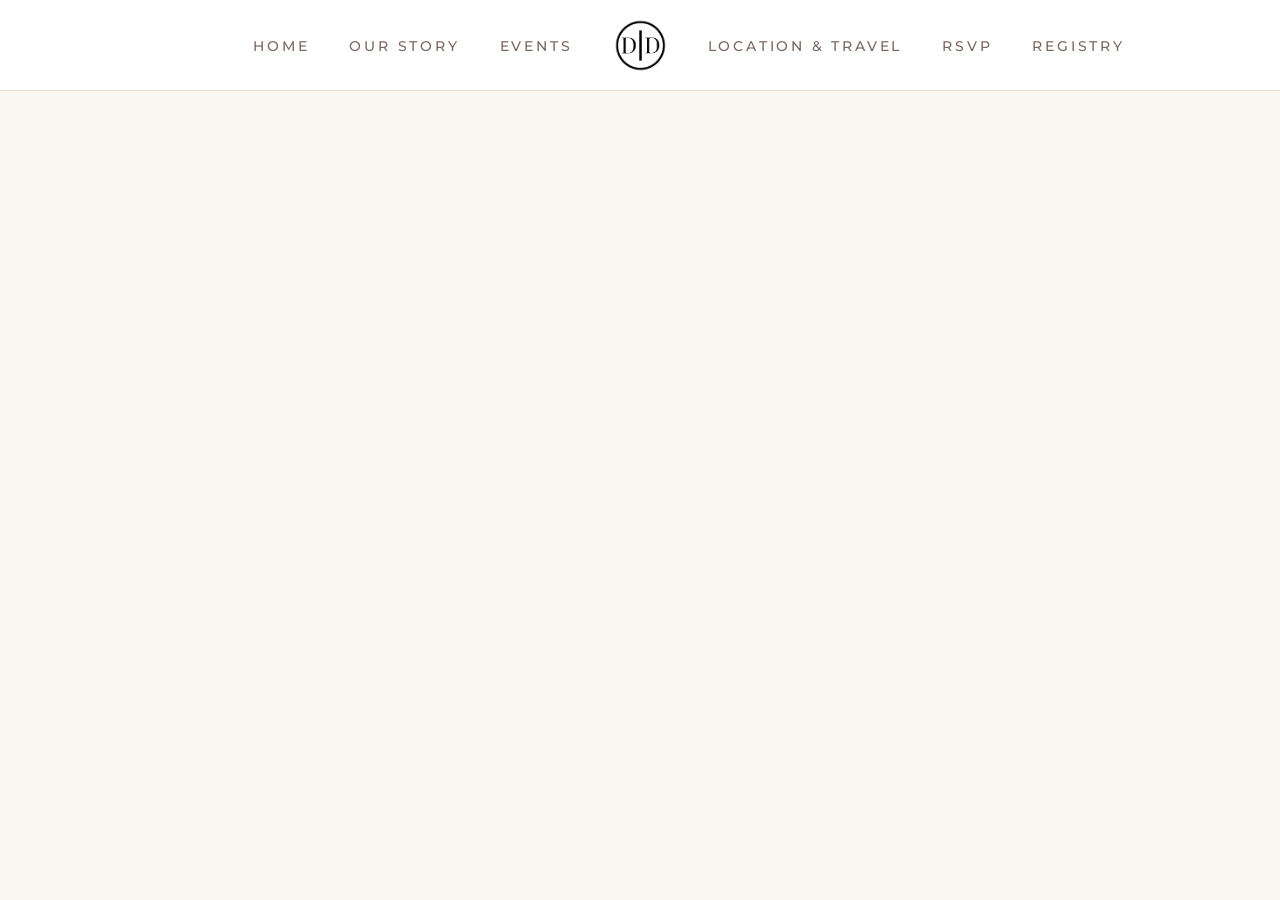
<file: rsvp.html>
<!DOCTYPE html>
<html lang="en">
<head>
  <meta charset="UTF-8">
  <meta name="viewport" content="width=device-width, initial-scale=1.0">
  <title>RSVP · Dhruti &amp; Devak</title>

  <link rel="preconnect" href="https://fonts.googleapis.com">
  <link rel="preconnect" href="https://fonts.gstatic.com" crossorigin>

  <link rel="stylesheet" href="css/styles.css">
  <link rel="stylesheet" href="css/index.css">
  <link rel="stylesheet" href="css/rsvp.css">
</head>
<body>

  <!-- NAV -->
  <nav>
    <ul class="nav-links nav-links--left">
      <li><a href="index.html" class="nav-link">Home</a></li>
      <li><a href="story.html" class="nav-link">Our Story</a></li>
      <li><a href="events.html" class="nav-link">Events</a></li>
    </ul>
    <a href="index.html" class="nav-logo"><img src="images/gallery/logo.png" alt="D & D"></a>
    <ul class="nav-links nav-links--right">
      <li><a href="travel.html" class="nav-link">Location &amp; Travel</a></li>
      <li><a href="rsvp.html" class="nav-link">RSVP</a></li>
      <li><a href="registry.html" class="nav-link">Registry</a></li>
    </ul>
    <button class="nav-toggle" aria-label="Toggle navigation">
      <span></span><span></span><span></span>
    </button>
  </nav>

  <!-- RSVP EMBED -->
  <main class="rsvp-page">

    <div class="rsvp-loader" id="rsvp-loader">
      <img class="rsvp-loader-logo" src="images/gallery/logo.png" alt="D &amp; D">
      <div class="rsvp-loader-diamond-row">
        <div class="rsvp-loader-line"></div>
        <div class="rsvp-loader-spinner"></div>
        <div class="rsvp-loader-line"></div>
      </div>
    </div>

    <iframe
      id="rsvp-embed"
      src="https://script.google.com/macros/s/AKfycbwuHt4mty4l7JPsliJ7d04wX80ryEpkl3lr65ASvvggRcqFkJwHaRlOm_0_bldxtNlL/exec"
      frameborder="0"
      allowfullscreen
      onload="document.getElementById('rsvp-loader').classList.add('loaded')"
    ></iframe>

  </main>

  <script src="js/main.js"></script>
</body>
</html>
</file>
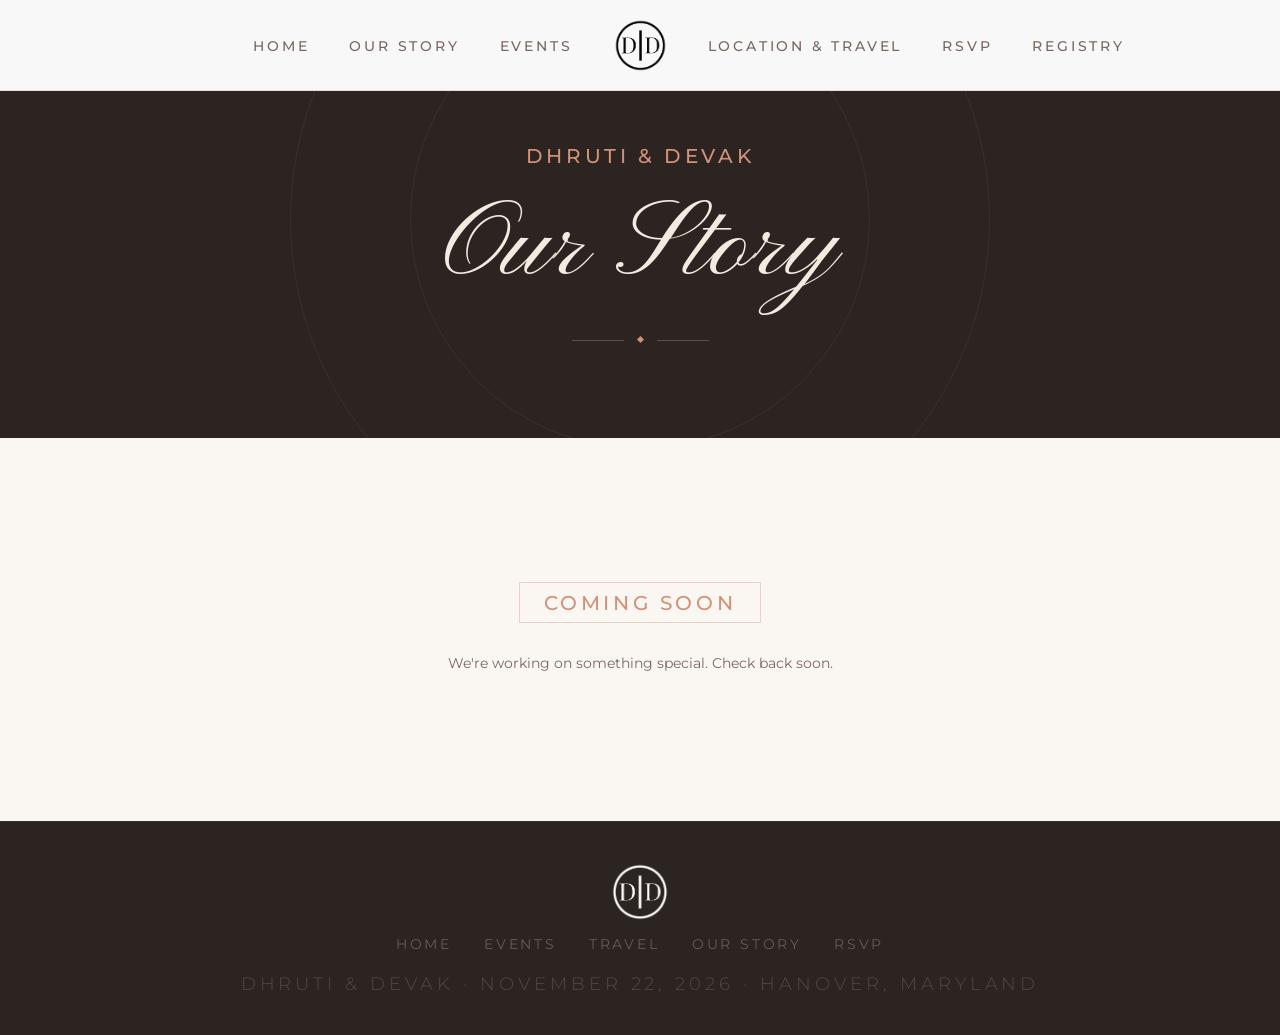
<file: story.html>
<!DOCTYPE html>
<html lang="en">
<head>
  <meta charset="UTF-8">
  <meta name="viewport" content="width=device-width, initial-scale=1.0">
  <title>Our Story · Dhruti &amp; Devak</title>

  <link rel="preconnect" href="https://fonts.googleapis.com">
  <link rel="preconnect" href="https://fonts.gstatic.com" crossorigin>

  <link rel="stylesheet" href="css/styles.css">
  <link rel="stylesheet" href="css/index.css">
  <link rel="stylesheet" href="css/coming-soon.css">
</head>
<body>

  <!-- NAV -->
  <nav>
    <ul class="nav-links nav-links--left">
      <li><a href="index.html" class="nav-link">Home</a></li>
      <li><a href="story.html" class="nav-link">Our Story</a></li>
      <li><a href="events.html" class="nav-link">Events</a></li>
    </ul>
    <a href="index.html" class="nav-logo"><img src="images/gallery/logo.png" alt="D & D"></a>
    <ul class="nav-links nav-links--right">
      <li><a href="travel.html" class="nav-link">Location &amp; Travel</a></li>
      <li><a href="rsvp.html" class="nav-link">RSVP</a></li>
      <li><a href="registry.html" class="nav-link">Registry</a></li>
    </ul>
    <button class="nav-toggle" aria-label="Toggle navigation">
      <span></span><span></span><span></span>
    </button>
  </nav>

  <!-- PAGE HEADER -->
  <header class="cs-header">
    <div class="cs-header-ring cs-header-ring-1"></div>
    <div class="cs-header-ring cs-header-ring-2"></div>
    <div class="cs-header-inner">
      <span class="cs-eyebrow subheading reveal">Dhruti &amp; Devak</span>
      <h1 class="cs-title title reveal reveal-delay-1">Our Story</h1>
      <div class="cs-header-divider reveal reveal-delay-2">
        <div class="cs-header-line"></div>
        <div class="cs-header-diamond"></div>
        <div class="cs-header-line"></div>
      </div>
    </div>
  </header>

  <!-- COMING SOON -->
  <section class="cs-body">
    <div class="cs-content reveal">
      <span class="cs-badge subheading">Coming Soon</span>
      <p class="cs-message paragraph">We're working on something special. Check back soon.</p>
    </div>
  </section>

  <!-- FOOTER -->
  <footer>
    <span class="footer-logo"><img src="images/gallery/logo.png" alt="D & D"></span>
    <ul class="footer-links">
      <li><a href="index.html" class="nav-link">Home</a></li>
      <li><a href="events.html" class="nav-link">Events</a></li>
      <li><a href="travel.html" class="nav-link">Travel</a></li>
      <li><a href="story.html" class="nav-link">Our Story</a></li>
      <li><a href="rsvp.html" class="nav-link">RSVP</a></li>
    </ul>
    <p class="footer-text subtitle">Dhruti &amp; Devak · November 22, 2026 · Hanover, Maryland</p>
  </footer>

  <script src="js/main.js"></script>
</body>
</html>
</file>
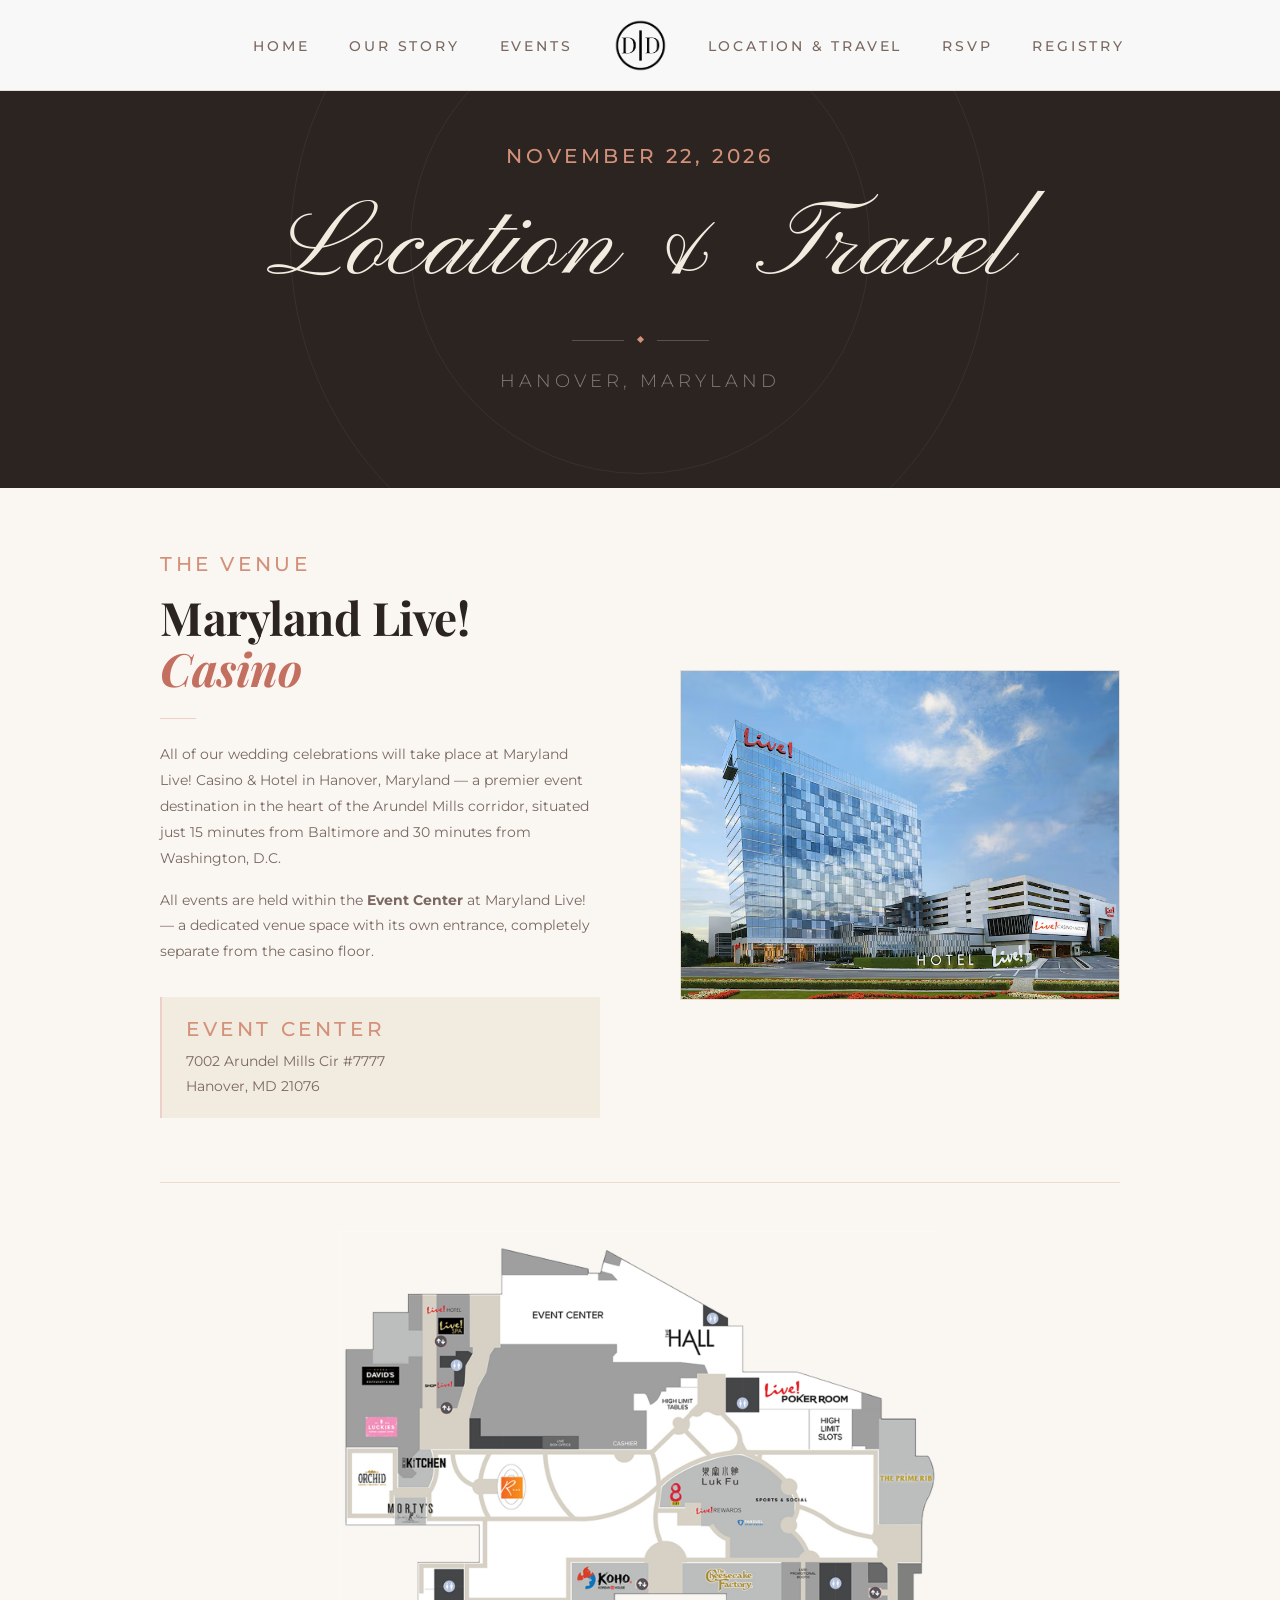
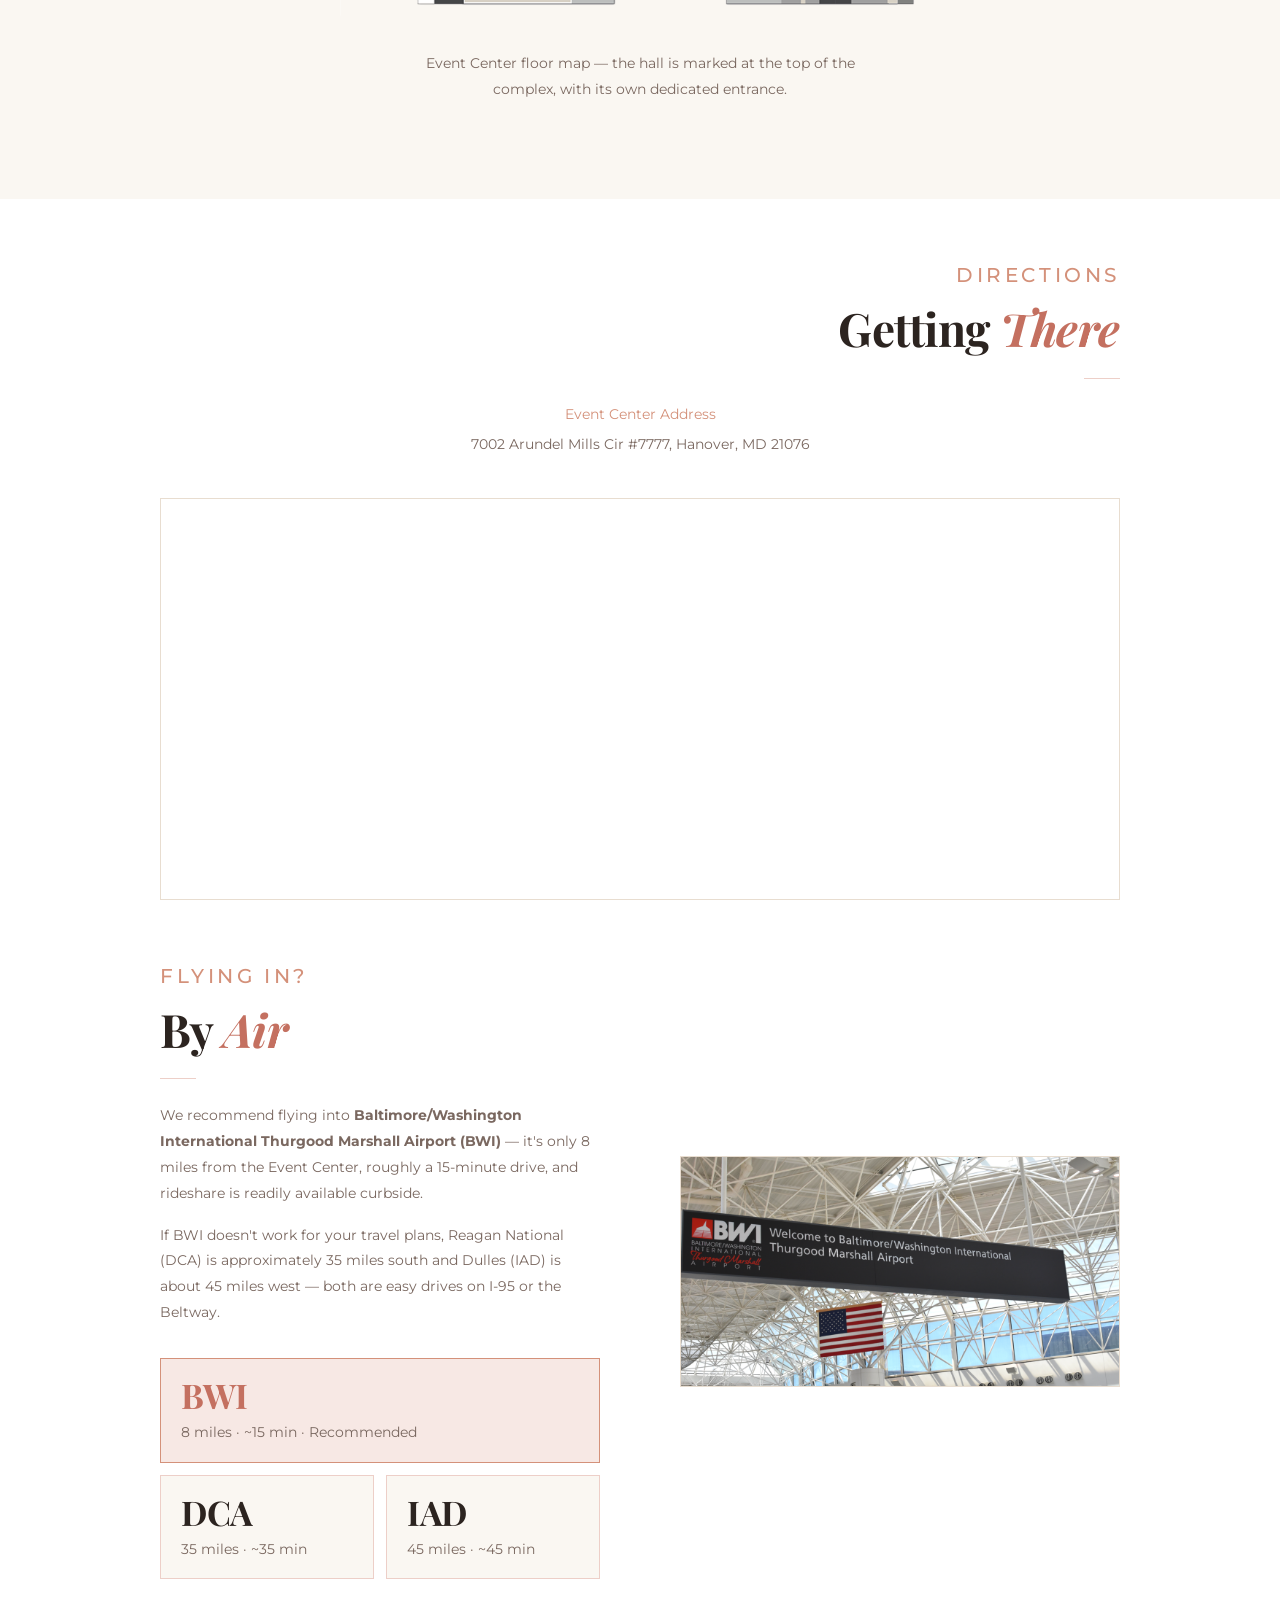
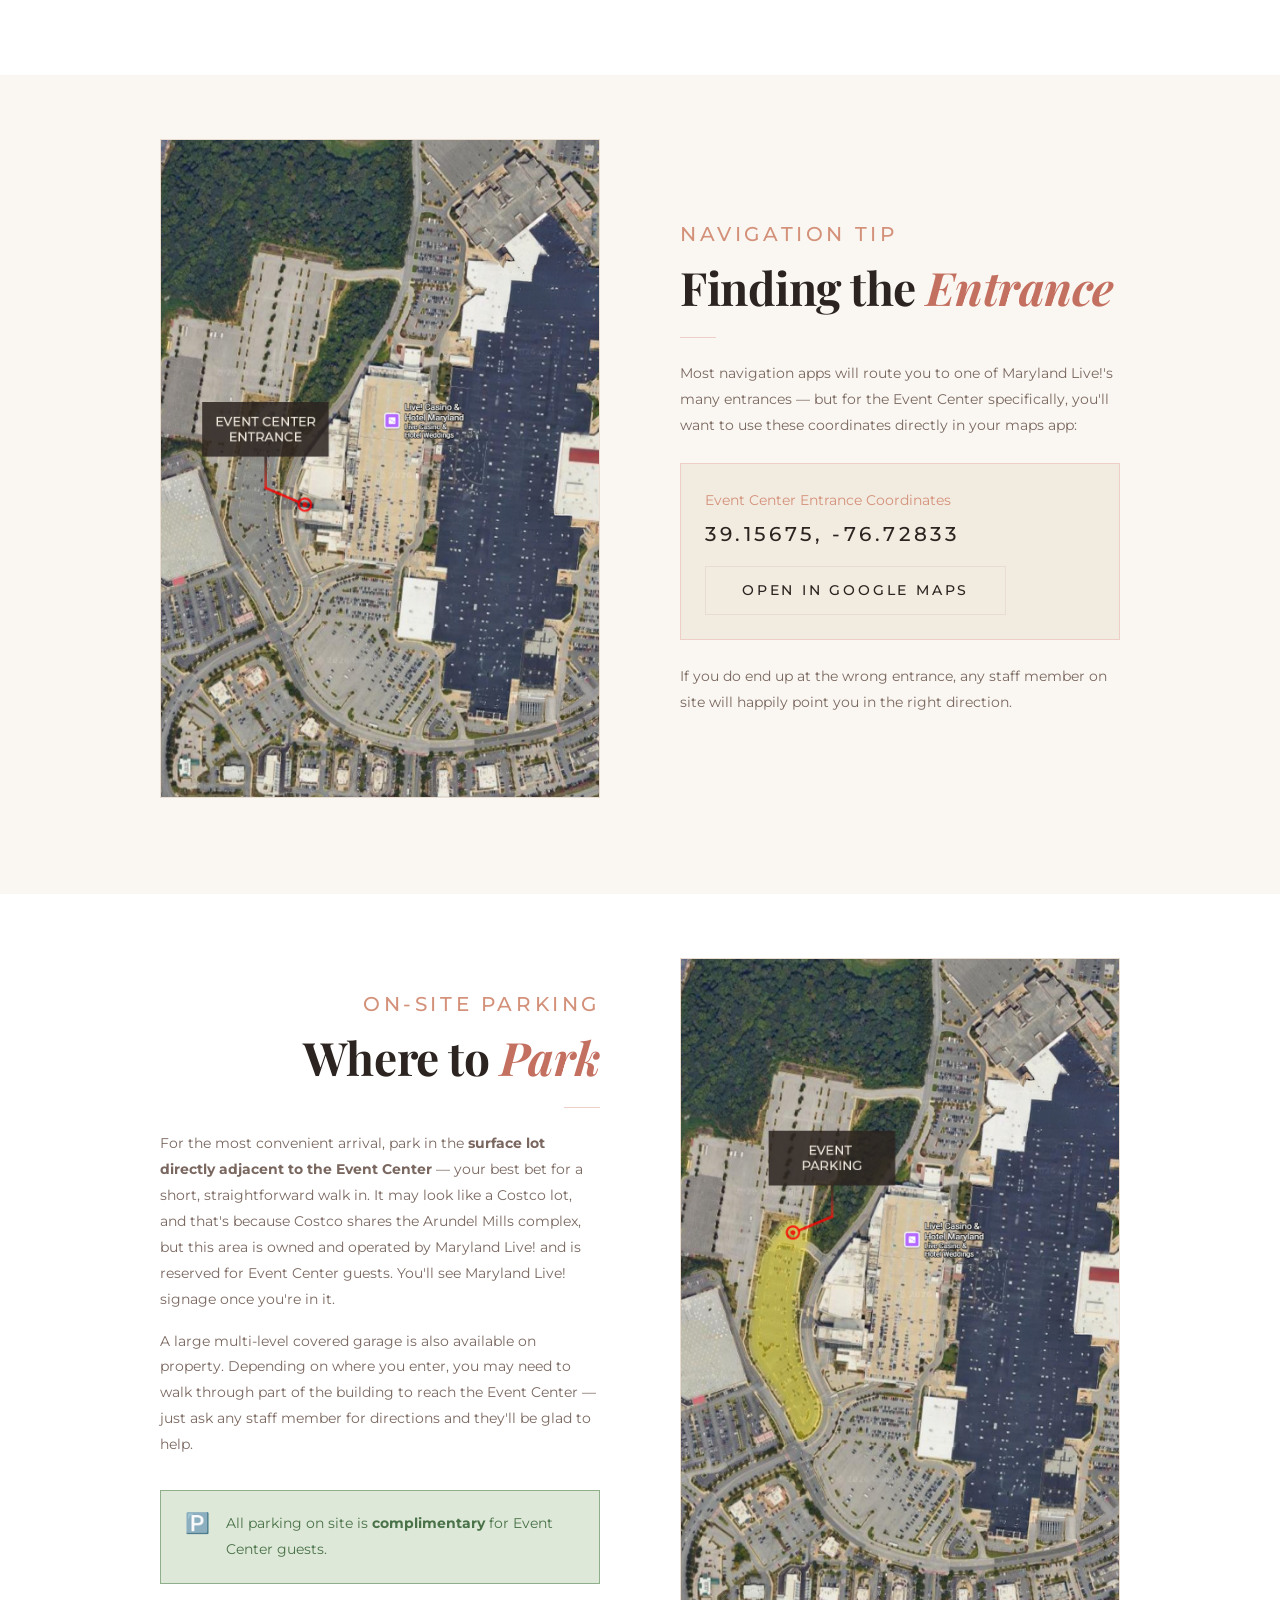
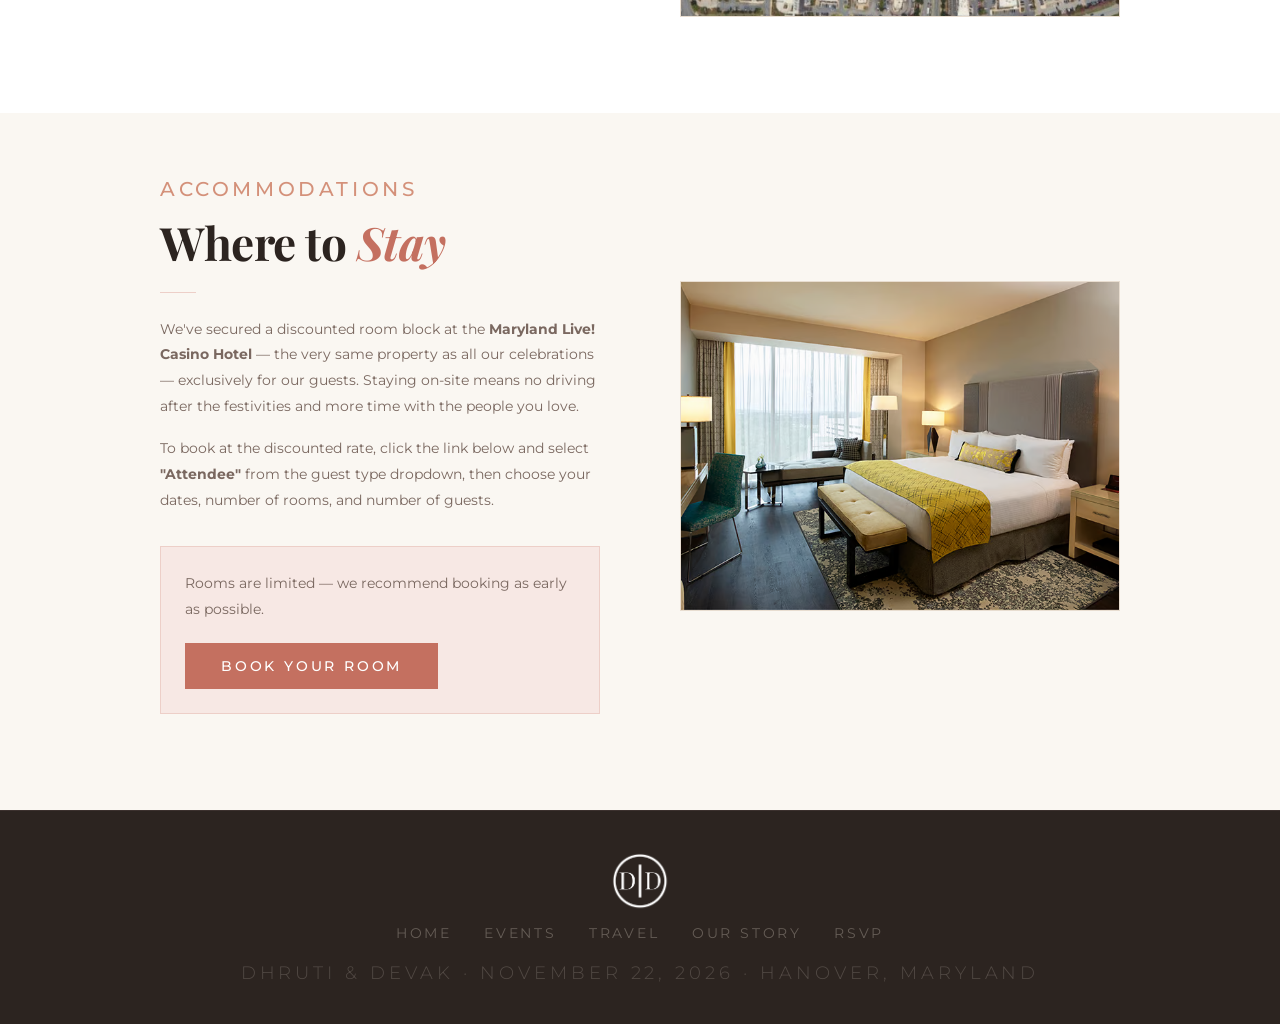
<file: travel.html>
<!DOCTYPE html>
<html lang="en">
<head>
  <meta charset="UTF-8">
  <meta name="viewport" content="width=device-width, initial-scale=1.0">
  <title>Location &amp; Travel · Dhruti &amp; Devak</title>

  <link rel="preconnect" href="https://fonts.googleapis.com">
  <link rel="preconnect" href="https://fonts.gstatic.com" crossorigin>

  <link rel="stylesheet" href="css/styles.css">
  <link rel="stylesheet" href="css/index.css">
  <link rel="stylesheet" href="css/travel.css">
</head>
<body>

  <!-- NAV -->
  <nav>
    <ul class="nav-links nav-links--left">
      <li><a href="index.html" class="nav-link">Home</a></li>
      <li><a href="story.html" class="nav-link">Our Story</a></li>
      <li><a href="events.html" class="nav-link">Events</a></li>
    </ul>
    <a href="index.html" class="nav-logo"><img src="images/gallery/logo.png" alt="D & D"></a>
    <ul class="nav-links nav-links--right">
      <li><a href="travel.html" class="nav-link">Location &amp; Travel</a></li>
      <li><a href="rsvp.html" class="nav-link">RSVP</a></li>
      <li><a href="registry.html" class="nav-link">Registry</a></li>
    </ul>
    <button class="nav-toggle" aria-label="Toggle navigation">
      <span></span><span></span><span></span>
    </button>
  </nav>

  <!-- PAGE HEADER -->
  <header class="travel-header">
    <div class="travel-header-ring travel-header-ring-1"></div>
    <div class="travel-header-ring travel-header-ring-2"></div>
    <div class="travel-header-inner">
      <span class="travel-eyebrow subheading reveal">November 22, 2026</span>
      <h1 class="travel-title title reveal reveal-delay-1">Location &amp; Travel</h1>
      <div class="travel-header-divider reveal reveal-delay-2">
        <div class="travel-header-line"></div>
        <div class="travel-header-diamond"></div>
        <div class="travel-header-line"></div>
      </div>
      <p class="travel-header-sub subtitle reveal reveal-delay-3">Hanover, Maryland</p>
    </div>
  </header>

  <!-- THE VENUE -->
  <section class="travel-section section--left" id="venue">
    <div class="section-inner">
      <div class="travel-two-col">

        <div class="travel-text-col">
          <span class="eyebrow subheading reveal">The Venue</span>
          <h2 class="section-heading heading reveal">Maryland Live! <em>Casino</em></h2>
          <div class="thin-rule reveal"></div>
          <p class="body paragraph reveal">All of our wedding celebrations will take place at Maryland Live! Casino &amp; Hotel in Hanover, Maryland — a premier event destination in the heart of the Arundel Mills corridor, situated just 15 minutes from Baltimore and 30 minutes from Washington, D.C.</p>
          <p class="body paragraph reveal reveal-delay-1" style="margin-top:1rem;">All events are held within the <strong>Event Center</strong> at Maryland Live! — a dedicated venue space with its own entrance, completely separate from the casino floor.</p>
          <div class="travel-address-block reveal reveal-delay-2">
            <span class="travel-address-label subheading">Event Center</span>
            <p class="paragraph">7002 Arundel Mills Cir #7777<br>Hanover, MD 21076</p>
          </div>
        </div>

        <div class="travel-img-col reveal">
          <img class="travel-photo" src="images/venue/venue-building.png" alt="Maryland Live! Casino &amp; Hotel"
               onerror="this.parentElement.classList.add('travel-photo-missing')">
        </div>

      </div>

      <div class="travel-floorplan-block reveal">
        <img class="travel-floorplan-img" src="images/venue/venue-layout.png" alt="Maryland Live! Event Center floor map"
             onerror="this.style.display='none'">
        <p class="travel-floorplan-caption paragraph">Event Center floor map — the hall is marked at the top of the complex, with its own dedicated entrance.</p>
      </div>

    </div>
  </section>

  <!-- GETTING THERE -->
  <section class="travel-section travel-alt section--right" id="directions">
    <div class="section-inner">

      <span class="eyebrow subheading reveal">Directions</span>
      <h2 class="section-heading heading reveal">Getting <em>There</em></h2>
      <div class="thin-rule reveal"></div>

      <div class="travel-address-bar reveal">
        <span class="travel-address-bar-label paragraph">Event Center Address</span>
        <span class="travel-address-bar-value paragraph">7002 Arundel Mills Cir #7777, Hanover, MD 21076</span>
      </div>

      <!-- Google Map -->
      <div class="travel-map-frame reveal">
        <iframe
          src="https://maps.google.com/maps?q=Maryland+Live+Casino+Hotel,+7002+Arundel+Mills+Cir,+Hanover,+MD+21076&output=embed&z=15"
          width="100%"
          height="400"
          style="border:0; display:block;"
          allowfullscreen=""
          loading="lazy"
          referrerpolicy="no-referrer-when-downgrade"
          title="Maryland Live! Casino Hotel map">
        </iframe>
      </div>

      <!-- Flying In -->
      <div class="travel-two-col travel-flying-col" style="margin-top:4rem;">
        <div class="travel-text-col">
          <span class="eyebrow subheading reveal">Flying In?</span>
          <h3 class="section-heading heading reveal">By <em>Air</em></h3>
          <div class="thin-rule reveal"></div>
          <p class="body paragraph reveal">We recommend flying into <strong>Baltimore/Washington International Thurgood Marshall Airport (BWI)</strong> — it's only 8 miles from the Event Center, roughly a 15-minute drive, and rideshare is readily available curbside.</p>
          <p class="body paragraph reveal reveal-delay-1" style="margin-top:1rem;">If BWI doesn't work for your travel plans, Reagan National (DCA) is approximately 35 miles south and Dulles (IAD) is about 45 miles west — both are easy drives on I-95 or the Beltway.</p>
          <div class="travel-airports reveal reveal-delay-2">
            <div class="travel-airport-row">
              <div class="travel-airport-badge travel-airport-badge--primary">
                <span class="travel-airport-code heading-sm">BWI</span>
                <span class="travel-airport-detail paragraph">8 miles · ~15 min · Recommended</span>
              </div>
            </div>
            <div class="travel-airport-row">
              <div class="travel-airport-badge">
                <span class="travel-airport-code heading-sm">DCA</span>
                <span class="travel-airport-detail paragraph">35 miles · ~35 min</span>
              </div>
              <div class="travel-airport-badge">
                <span class="travel-airport-code heading-sm">IAD</span>
                <span class="travel-airport-detail paragraph">45 miles · ~45 min</span>
              </div>
            </div>
          </div>
        </div>
        <div class="travel-img-col reveal">
          <img class="travel-photo" src="images/venue/bwi-airport.png" alt="Baltimore/Washington International Airport"
               onerror="this.parentElement.classList.add('travel-photo-missing')">
        </div>
      </div>

    </div>
  </section>

  <!-- FINDING THE ENTRANCE -->
  <section class="travel-section section--left">
    <div class="section-inner">
      <div class="travel-two-col travel-two-col--img-first">

        <div class="travel-img-col reveal">
          <img class="travel-photo" src="images/venue/venue-entrance.png" alt="Aerial view of the Event Center entrance"
               onerror="this.parentElement.classList.add('travel-photo-missing')">
        </div>

        <div class="travel-text-col">
          <span class="eyebrow subheading reveal">Navigation Tip</span>
          <h2 class="section-heading heading reveal">Finding the <em>Entrance</em></h2>
          <div class="thin-rule reveal"></div>
          <p class="body paragraph reveal">Most navigation apps will route you to one of Maryland Live!'s many entrances — but for the Event Center specifically, you'll want to use these coordinates directly in your maps app:</p>
          <div class="travel-coordinates reveal reveal-delay-1">
            <span class="travel-coord-label paragraph">Event Center Entrance Coordinates</span>
            <span class="travel-coord-value subheading">39.15675, -76.72833</span>
            <a href="https://maps.google.com/?q=39.15674954272682,-76.72833224140611" target="_blank" rel="noopener" class="btn btn-outline btn-text travel-coord-btn">Open in Google Maps</a>
          </div>
          <p class="body paragraph reveal reveal-delay-2">If you do end up at the wrong entrance, any staff member on site will happily point you in the right direction.</p>
        </div>

      </div>
    </div>
  </section>

  <!-- WHERE TO PARK -->
  <section class="travel-section travel-alt section--right" id="parking">
    <div class="section-inner">
      <div class="travel-two-col">

        <div class="travel-text-col">
          <span class="eyebrow subheading reveal">On-Site Parking</span>
          <h2 class="section-heading heading reveal">Where to <em>Park</em></h2>
          <div class="thin-rule reveal"></div>
          <p class="body paragraph reveal">For the most convenient arrival, park in the <strong>surface lot directly adjacent to the Event Center</strong> — your best bet for a short, straightforward walk in. It may look like a Costco lot, and that's because Costco shares the Arundel Mills complex, but this area is owned and operated by Maryland Live! and is reserved for Event Center guests. You'll see Maryland Live! signage once you're in it.</p>
          <p class="body paragraph reveal reveal-delay-1" style="margin-top:1rem;">A large multi-level covered garage is also available on property. Depending on where you enter, you may need to walk through part of the building to reach the Event Center — just ask any staff member for directions and they'll be glad to help.</p>
          <div class="travel-parking-note reveal reveal-delay-2">
            <span class="travel-parking-note-icon">🅿️</span>
            <p class="paragraph">All parking on site is <strong>complimentary</strong> for Event Center guests.</p>
          </div>
        </div>

        <div class="travel-img-col reveal">
          <img class="travel-photo" src="images/venue/venue-parking.png" alt="Aerial view of Event Center parking"
               onerror="this.parentElement.classList.add('travel-photo-missing')">
        </div>

      </div>
    </div>
  </section>

  <!-- WHERE TO STAY -->
  <section class="travel-section section--left" id="stay">
    <div class="section-inner">
      <div class="travel-two-col">

        <div class="travel-text-col">
          <span class="eyebrow subheading reveal">Accommodations</span>
          <h2 class="section-heading heading reveal">Where to <em>Stay</em></h2>
          <div class="thin-rule reveal"></div>
          <p class="body paragraph reveal">We've secured a discounted room block at the <strong>Maryland Live! Casino Hotel</strong> — the very same property as all our celebrations — exclusively for our guests. Staying on-site means no driving after the festivities and more time with the people you love.</p>
          <p class="body paragraph reveal reveal-delay-1" style="margin-top:1rem;">To book at the discounted rate, click the link below and select <strong>"Attendee"</strong> from the guest type dropdown, then choose your dates, number of rooms, and number of guests.</p>
          <div class="travel-stay-callout reveal reveal-delay-2">
            <p class="paragraph">Rooms are limited — we recommend booking as early as possible.</p>
            <a href="https://book.passkey.com/e/51232023" target="_blank" rel="noopener" class="btn btn-primary btn-text">Book Your Room</a>
          </div>
        </div>

        <div class="travel-img-col reveal">
          <img class="travel-photo" src="images/venue/venue-room.png" alt="Maryland Live! Casino Hotel room"
               onerror="this.parentElement.classList.add('travel-photo-missing')">
        </div>

      </div>
    </div>
  </section>

  <!-- FOOTER -->
  <footer>
    <span class="footer-logo"><img src="images/gallery/logo.png" alt="D & D"></span>
    <ul class="footer-links">
      <li><a href="index.html" class="nav-link">Home</a></li>
      <li><a href="events.html" class="nav-link">Events</a></li>
      <li><a href="travel.html" class="nav-link">Travel</a></li>
      <li><a href="story.html" class="nav-link">Our Story</a></li>
      <li><a href="rsvp.html" class="nav-link">RSVP</a></li>
    </ul>
    <p class="footer-text subtitle">Dhruti &amp; Devak · November 22, 2026 · Hanover, Maryland</p>
  </footer>

  <script src="js/main.js"></script>
</body>
</html>
</file>
<file: css/styles.css>
@import url('https://fonts.googleapis.com/css2?family=Pinyon+Script&family=Playfair+Display:ital,wght@0,700;1,700&family=Montserrat:wght@300;400;500&display=swap');

:root {
  /* ── FONTS ── */
  --font-script:  'Pinyon Script', cursive;
  --font-display: 'Playfair Display', serif;
  --font-body:    'Montserrat', sans-serif;

  /* ── COLOR: Neutral ── */
  --white:      #FFFFFF;
  --ivory:      #FAF7F2;
  --linen:      #F2EBE0;
  --parchment:  #E8DDD0;
  --bark:       #2C2420;
  --mist:       #7A6860;

  /* ── COLOR: Pink / Rose ── */
  --petal:      #F7E8E4;
  --blush:      #EDCFC8;
  --dusty-rose: #D4917A;
  --deep-rose:  #C47060;

  /* ── COLOR: Apricot / Terracotta ── */
  --peach:      #FAEAD8;
  --apricot:    #E8B48A;
  --terracotta: #C4834A;
  --sienna:     #8C5230;

  /* ── COLOR: Sage / Green ── */
  --mist-green: #DDE8D8;
  --sage:       #8FAE8A;
  --garden:     #4A7248;
  --foliage:    #2C4A2A;

  --border: rgba(44,36,32,0.1);

  /* ── LETTER SPACING ── */
  --tracking-tight: 0.01em;
  --tracking-sm:    0.06em;
  --tracking-md:    0.12em;
  --tracking-lg:    0.14em;
  --tracking-xl:    0.16em;
  --tracking-2xl:   0.18em;
  --tracking-3xl:   0.20em;
  --tracking-4xl:   0.22em;
  --tracking-5xl:   0.24em;
  --tracking-6xl:   0.28em;

  /* ── LINE HEIGHTS ── */
  --leading-tightest: 1.05;
  --leading-tight:    1.1;
  --leading-snug:     1.2;
  --leading-normal:   1.75;
  --leading-relaxed:  1.8;
  --leading-loose:    1.85;
  --leading-looser:   1.9;
}

*, *::before, *::after {
  box-sizing: border-box;
  margin: 0;
  padding: 0;
}

html { scroll-behavior: smooth; }

body {
  font-family: var(--font-body);
  background: var(--ivory);
  color: var(--bark);
  overflow-x: hidden;
}

/* ── TYPOGRAPHY ── */

.title {
  font-family: var(--font-script);
  font-size: 108px;
  font-weight: 400;
  font-style: normal;
  line-height: var(--leading-tightest);
  letter-spacing: var(--tracking-tight);
}

.title-lg {
  font-family: var(--font-script);
  font-size: 54px;
  font-weight: 400;
  font-style: normal;
  line-height: var(--leading-snug);
  letter-spacing: var(--tracking-tight);
}

.subtitle {
  font-family: var(--font-body);
  font-size: 18px;
  font-weight: 300;
  letter-spacing: var(--tracking-4xl);
  text-transform: uppercase;
}

.heading {
  font-family: var(--font-display);
  font-size: 54px;
  font-weight: 700;
  line-height: var(--leading-tight);
  letter-spacing: -0.01em;
}

.heading-sm {
  font-family: var(--font-display);
  font-size: 34px;
  font-weight: 700;
  line-height: var(--leading-snug);
  letter-spacing: -0.01em;
}

.subheading {
  font-family: var(--font-body);
  font-size: 20px;
  font-weight: 500;
  letter-spacing: var(--tracking-2xl);
  text-transform: uppercase;
}

.paragraph {
  font-family: var(--font-body);
  font-size: 14px;
  font-weight: 400;
  line-height: var(--leading-loose);
}

/* ── ANIMATIONS ── */

@keyframes fadeUp {
  from { opacity: 0; transform: translateY(22px); }
  to   { opacity: 1; transform: translateY(0); }
}

.reveal {
  opacity: 0;
  transform: translateY(20px);
  transition: opacity 0.75s ease, transform 0.75s ease;
}
.reveal.visible        { opacity: 1; transform: translateY(0); }
.reveal.slide-left     { transform: translateX(-36px); }
.reveal.slide-right    { transform: translateX(36px); }
.reveal.slide-left.visible,
.reveal.slide-right.visible { opacity: 1; transform: translateX(0); }
.reveal-delay-1  { transition-delay: 0.1s; }
.reveal-delay-2  { transition-delay: 0.2s; }
.reveal-delay-3  { transition-delay: 0.3s; }
.reveal-delay-4  { transition-delay: 0.15s; }

/* ── NEW: Nav link text ── */
.nav-link {
  font-family: var(--font-body);
  font-size: 14px;
  font-weight: 500;
  letter-spacing: var(--tracking-3xl);
  text-transform: uppercase;
}

/* ── NEW: Button text ── */
.btn-text {
  font-family: var(--font-body);
  font-size: 14px;
  font-weight: 500;
  letter-spacing: var(--tracking-3xl);
  text-transform: uppercase;
}

/* ── RESPONSIVE TYPOGRAPHY ── */

@media (max-width: 768px) {
  .title      { font-size: 72px; }
  .title-lg   { font-size: 42px; }
  .heading    { font-size: 36px; }
  .heading-sm { font-size: 24px; }
  .subheading { font-size: 13px; letter-spacing: var(--tracking-lg); }
  .subtitle   { font-size: 14px; }
}

@media (max-width: 480px) {
  .title      { font-size: 54px; }
  .title-lg   { font-size: 34px; }
  .heading    { font-size: 30px; }
  .heading-sm { font-size: 21px; }
}
</file>
<file: css/index.css>
/* ── FIXED BACKGROUND ── */

body {
  background: var(--ivory);
}

/* ── NAV ── */

nav {
  position: fixed;
  top: 0; left: 0; right: 0;
  z-index: 100;
  display: flex;
  align-items: center;
  justify-content: space-between;
  padding: 1.1rem 3rem;
  background: rgba(255,255,255,0.97);
  backdrop-filter: blur(14px);
  border-bottom: 1px solid var(--parchment);
}

.nav-logo {
  text-decoration: none;
  flex-shrink: 0;
  display: flex;
  align-items: center;
}

.nav-logo img {
  height: 55px;
  width: auto;
  display: block;
}

.nav-links {
  display: flex;
  gap: 2.5rem;
  list-style: none;
  flex: 1;
}

.nav-links--left  { justify-content: flex-end; padding-right: 2.5rem; }
.nav-links--right { justify-content: flex-start; padding-left: 2.5rem; }

/* .nav-link: all type inherited */
.nav-links a {
  color: var(--mist);
  text-decoration: none;
  transition: color 0.2s;
}
.nav-links a:hover { color: var(--bark); }

/* ── HERO ── */

.hero {
  min-height: 100vh;
  display: flex;
  align-items: center;
  justify-content: flex-end;
  position: relative;
  overflow: hidden;
  background: transparent;
}

.hero-content {
  position: relative;
  z-index: 2;
  text-align: right;
  padding: 6rem 3rem 6rem 0;
  margin-right: 7vw;
  max-width: 560px;
}

/* mobile-only panels */
.hero-intro {
  display: none;
  min-height: 90vh;
  align-items: flex-end;
  justify-content: flex-end;
  position: relative;
  padding: 0;
}

.hero-details {
  display: none;
  min-height: 70vh;
  flex-direction: column;
  align-items: flex-end;
  justify-content: center;
  position: relative;
  padding: 0;
}

.hero-bg {
  position: fixed;
  inset: 0;
  z-index: -1;
  background-image: url('../images/couple/hero-bg-2.png');
  background-size: cover;
  background-position: left top;
  background-repeat: no-repeat;
}

.hero-intro-box {
  position: relative;
  z-index: 2;
  text-align: right;
  padding: 3rem 3rem 4rem;
  margin-right: 7vw;
  margin-bottom: 2.5rem;
  max-width: 560px;
  background: rgba(250,247,242,0.22);
  backdrop-filter: blur(6px);
  -webkit-backdrop-filter: blur(6px);
}

.hero-details-inner {
  position: relative;
  z-index: 2;
  text-align: right;
  padding: 4rem 3rem;
  margin-right: 7vw;
  max-width: 560px;
  background: rgba(250,247,242,0.22);
  backdrop-filter: blur(6px);
  -webkit-backdrop-filter: blur(6px);
}

/* .subheading: font-family, font-weight, text-transform inherited; override size + tracking */
.hero-eyebrow {
  color: var(--dusty-rose);
  margin-bottom: 1.5rem;
  display: block;
  opacity: 0;
  animation: fadeUp 0.8s ease 0.2s forwards;
}

/* .title: font-family, font-weight, letter-spacing inherited; override size + line-height */
.hero-title {
  font-size: clamp(56px, 7vw, 104px);
  line-height: var(--leading-tight);
  color: var(--bark);
  opacity: 0;
  animation: fadeUp 1s ease 0.4s forwards;
  margin-bottom: 0;
}

.hero-divider {
  display: flex;
  align-items: center;
  justify-content: flex-end;
  gap: 12px;
  margin: 1.75rem 0;
  opacity: 0;
  animation: fadeUp 0.8s ease 0.65s forwards;
}

.hero-divider-line {
  width: 60px;
  height: 0.5px;
  background: var(--blush);
}

.hero-divider-diamond {
  width: 5px;
  height: 5px;
  background: var(--dusty-rose);
  transform: rotate(45deg);
  flex-shrink: 0;
}

/* .subtitle: font-family, font-weight, text-transform inherited; override size + tracking */
.hero-date {
  color: var(--mist);
  display: block;
  opacity: 0;
  animation: fadeUp 0.8s ease 0.8s forwards;
  margin-bottom: 0.4rem;
}

/* .subtitle: font-family, font-weight, text-transform inherited; override size + tracking */
.hero-location {
  color: var(--mist);
  display: block;
  opacity: 0;
  animation: fadeUp 0.8s ease 0.9s forwards;
}

.hero-cta {
  margin-top: 2.5rem;
  display: flex;
  gap: 1rem;
  justify-content: flex-end;
  opacity: 0;
  animation: fadeUp 0.8s ease 1.1s forwards;
}

/* ── BUTTONS ── */

/* .btn-text: all type inherited */
.btn {
  display: inline-block;
  text-decoration: none;
  padding: 0.9rem 2.25rem;
  transition: background 0.25s, color 0.25s, border-color 0.25s;
  cursor: pointer;
  border: none;
}

.btn-primary {
  background: var(--deep-rose);
  color: var(--white);
}
.btn-primary:hover { background: var(--dusty-rose); }

.btn-outline {
  background: transparent;
  color: var(--bark);
  border: 0.5px solid var(--parchment);
}
.btn-outline:hover { border-color: var(--dusty-rose); color: var(--deep-rose); }

/* ── COUNTDOWN ── */

.countdown-bar {
  position: absolute;
  bottom: 0;
  left: 0;
  right: 0;
  z-index: 2;
  display: flex;
  justify-content: center;
  gap: 0.75rem;
  padding-bottom: 2rem;
}

.countdown-unit {
  display: flex;
  flex-direction: column;
  align-items: center;
  padding: 0.6rem 1.25rem;
  border: 0.5px solid rgba(212,145,122,0.3);
  background: rgba(250,247,242,0.5);
  min-width: 72px;
}

/* Typography: .heading-md in styles.css */
.countdown-num {
  color: var(--bark);
  display: block;
}

/* Typography: .subheading in styles.css */
.countdown-label {
  color: var(--mist);
  display: block;
  margin-top: 4px;
}

/* ── VENUE ── */

.venue-section {
  background: url('../images/couple/hero-bg-2.png') left top / cover no-repeat fixed;
  padding: 4rem 2rem 5rem;
  text-align: center;
  position: relative;
  z-index: 1;
}

.venue-inner {
  position: relative;
  max-width: 780px;
  margin: 0 auto;
  border: 2.5px solid var(--blush);
  background: rgba(250,247,242,0.95);
  overflow: hidden;
  z-index: 2;
}

.venue-inner::after {
  content: '';
  position: absolute;
  inset: 10px;
  border: 1.5px solid var(--blush);
  pointer-events: none;
  z-index: 3;
}

.venue-vine {
  position: absolute;
  width: 240px;
  pointer-events: none;
  filter: brightness(0) invert(1) sepia(1) saturate(4) hue-rotate(50deg) brightness(0.7);
  opacity: 0.65;
}

.venue-vine--top  { top: 28px; left: 28px; }
.venue-vine--bottom { bottom: 28px; right: 28px; transform: rotate(180deg); }

.venue-content {
  position: relative;
  z-index: 1;
  display: flex;
  flex-direction: column;
  align-items: center;
  gap: 0.75rem;
  padding: 4rem 290px;
}

.venue-date { color: var(--dusty-rose); }

.venue-at {
  font-family: var(--font-body);
  font-size: 13px;
  font-weight: 300;
  font-style: italic;
  letter-spacing: 0.04em;
  color: var(--mist);
}

.venue-name {
  color: var(--bark);
  margin: 0.5rem 0 2rem;
}

/* ── SHARED SECTION STYLES ── */

section { padding: 4rem 2rem 6rem; }

.section-inner {
  max-width: 960px;
  margin: 0 auto;
}

/* .subheading: font-family, font-weight, text-transform inherited; override size + tracking */
.eyebrow {
  color: var(--dusty-rose);
  display: block;
  margin-bottom: 1rem;
}

/* .heading: font-family, font-weight, line-height, letter-spacing inherited; override size */
.section-heading {
  font-size: clamp(30px, 4vw, 46px);
  color: var(--bark);
  margin-bottom: 1.5rem;
}
.section-heading em {
  font-style: italic;
  color: var(--deep-rose);
}

.thin-rule {
  width: 36px;
  height: 0.5px;
  background: var(--blush);
  margin: 1.5rem 0;
}

/* .paragraph: font-family, font-weight inherited; override size + line-height */
p.body {
  color: var(--mist);
  max-width: 580px;
}

/* ── SECTION ALIGNMENT ── */

.section--right .eyebrow,
.section--right .section-heading { text-align: right; }
.section--right .thin-rule { margin-left: auto; margin-right: 0; }

/* ── PHOTO STRIP ── */

.photo-strip {
  background: var(--ivory);
  padding: 0;
  overflow: hidden;
}

.photo-strip-inner {
  display: grid;
  grid-template-columns: 1fr 1.6fr 1fr;
  height: 380px;
}

.photo-block {
  position: relative;
  overflow: hidden;
  background: var(--parchment);
  display: flex;
  align-items: center;
  justify-content: center;
}

.photo-block img {
  width: 100%;
  height: 100%;
  object-fit: cover;
  object-position: center top;
  display: block;
}

/* .title: font-family inherited; override size + color */
.photo-placeholder {
  color: var(--blush);
  opacity: 0.7;
  text-align: center;
  padding: 1rem;
}

.photo-caption {
  position: absolute;
  bottom: 1.5rem;
  left: 50%;
  transform: translateX(-50%);
  background: rgba(250,247,242,0.9);
  backdrop-filter: blur(6px);
  padding: 0.6rem 1.5rem;
  white-space: nowrap;
}

/* .title: font-family inherited; override size + color */
.photo-caption span {
  color: var(--bark);
}

/* ── OUR STORY ── */

.story-section { background: var(--ivory); }

.story-grid {
  display: grid;
  grid-template-columns: 1fr 1.1fr;
  gap: 5rem;
  align-items: center;
}

.story-img { position: relative; }

.story-img-frame {
  background: var(--linen);
  position: relative;
  overflow: hidden;
}

.story-img-frame img {
  width: 100%;
  height: auto;
  display: block;
}

/* .title: font-family inherited; override size + color */
.story-img-frame-placeholder {
  color: var(--blush);
  opacity: 0.5;
}

.story-img-frame::after {
  content: '';
  position: absolute;
  inset: 14px;
  border: 0.5px solid rgba(212,145,122,0.3);
  pointer-events: none;
}

.story-img::before {
  content: '';
  position: absolute;
  top: -16px;
  left: -16px;
  right: 16px;
  bottom: 16px;
  border: 0.5px solid var(--sage);
  z-index: -1;
}

.story-date-badge {
  display: inline-flex;
  align-items: center;
  gap: 10px;
  margin-top: 2rem;
  padding: 0.6rem 1.25rem;
  background: var(--mist-green);
  border: 0.5px solid var(--sage);
}

/* .subheading: font-family, font-weight, text-transform inherited; override size + color */
.story-date-badge span {
  color: var(--garden);
}

.badge-dot {
  width: 4px;
  height: 4px;
  border-radius: 50%;
  background: var(--sage);
  flex-shrink: 0;
}

/* ── EVENTS ── */

.events-section { background: var(--ivory); }

.events-layout {
  display: grid;
  grid-template-columns: 1fr 1fr;
  gap: 3rem;
  align-items: center;
}

.events-left {
  position: relative;
}

.events-section .section-inner { position: relative; }

.events-flower {
  position: absolute;
  width: 260px;
  pointer-events: none;
  filter: brightness(0) invert(1) sepia(1) saturate(8) hue-rotate(305deg) brightness(0.88);
  opacity: 0.32;
  z-index: 0;
}

.events-flower--tl {
  top: 2rem;
  left: -5rem;
}

.events-flower--br {
  bottom: -6rem;
  right: -5rem;
  transform: rotate(180deg);
}

.events-divider {
  display: flex;
  align-items: center;
  justify-content: center;
  gap: 12px;
  margin: 1.5rem 0;
}

.events-divider-line {
  width: 48px;
  height: 0.5px;
  background: var(--blush);
}

.events-divider-diamond {
  width: 5px;
  height: 5px;
  background: var(--dusty-rose);
  transform: rotate(45deg);
  flex-shrink: 0;
}

.events-teaser {
  color: var(--mist);
  max-width: 400px;
  margin: 0 0 2.5rem;
  position: relative;
  z-index: 1;
}

.events-cta {
  text-align: center;
  position: relative;
  z-index: 1;
}

/* ── VERTICAL TIMELINE ── */

.v-timeline {
  border-right: 0.5px solid var(--blush);
  padding-right: 1.75rem;
}

.v-timeline-item {
  position: relative;
  padding-bottom: 2rem;
}
.v-timeline-item:last-child { padding-bottom: 0; }

.v-tl-node {
  position: absolute;
  right: calc(-1.75rem - 4px);
  top: 2px;
}

.v-tl-diamond {
  width: 8px;
  height: 8px;
  background: var(--ivory);
  border: 1px solid var(--dusty-rose);
  transform: rotate(45deg);
}

.v-tl-content {
  display: flex;
  flex-direction: column;
  gap: 0.2rem;
  text-align: right;
}

.v-tl-time {
  color: var(--dusty-rose);
  font-weight: 300;
}

.v-tl-name { color: var(--bark); }

/* ── TRAVEL ── */

.travel-section { background: var(--ivory); }

.travel-grid {
  display: grid;
  grid-template-columns: 1fr 1fr;
  gap: 0 4rem;
  margin-top: 3rem;
}

.travel-card {
  padding: 1.5rem 0 1.75rem;
  border-top: 0.5px solid var(--blush);
  background: transparent;
  text-decoration: none;
  display: block;
  cursor: pointer;
  transition: border-color 0.25s;
}
.travel-card:nth-child(3),
.travel-card:nth-child(4) { border-bottom: 0.5px solid var(--blush); }
.travel-card:hover { border-color: var(--dusty-rose); }

/* Small diamond bullet */
.travel-card::before {
  content: '';
  display: block;
  width: 6px;
  height: 6px;
  background: var(--dusty-rose);
  transform: rotate(45deg);
  margin-bottom: 1rem;
}
.travel-card:nth-child(2)::before,
.travel-card:nth-child(4)::before { background: var(--sage); }

.travel-title {
  color: var(--bark);
  margin-bottom: 0.4rem;
}

.travel-detail {
  font-weight: 300;
  line-height: var(--leading-normal);
  color: var(--mist);
}

.travel-link {
  display: inline-block;
  margin-top: 0.85rem;
  font-family: var(--font-body);
  font-size: 12px;
  font-weight: 500;
  letter-spacing: var(--tracking-3xl);
  text-transform: uppercase;
  color: var(--deep-rose);
  text-decoration: none;
  border-bottom: 0.5px solid var(--blush);
  padding-bottom: 2px;
  transition: color 0.2s, border-color 0.2s;
}
.travel-card:hover .travel-link { color: var(--bark); border-color: var(--parchment); }

/* ── REGISTRY ── */

.registry-section {
  background: var(--ivory);
  position: relative;
}

.registry-section .section-inner {
  position: relative;
  z-index: 1;
}

.registry-vine {
  position: absolute;
  right: 7.5rem;
  top: 72%;
  transform: translateY(-50%);
  width: 266px;
  pointer-events: none;
  filter: brightness(0) invert(1) sepia(1) saturate(8) hue-rotate(305deg) brightness(0.88);
  opacity: 0.32;
  z-index: 0;
}

.registry-links {
  margin-top: 2.5rem;
}

/* ── FAQS ── */

.faq-section { background: var(--ivory); }

.faq-list {
  margin-top: 2rem;
  border-top: 0.5px solid var(--blush);
}

.faq-item {
  border-bottom: 0.5px solid var(--blush);
}

.faq-q {
  list-style: none;
  cursor: pointer;
  display: flex;
  justify-content: space-between;
  align-items: center;
  padding: 1.5rem 0;
  color: var(--bark);
  user-select: none;
  font-family: var(--font-body);
  font-size: 15px;
  font-weight: 500;
  letter-spacing: var(--tracking-sm);
}
.faq-q::-webkit-details-marker { display: none; }

.faq-q::after {
  content: '+';
  font-size: 1.25rem;
  color: var(--dusty-rose);
  flex-shrink: 0;
  margin-left: 1rem;
}

details[open] .faq-q::after {
  content: '×';
}

.faq-a {
  padding: 0 0 1.5rem;
  color: var(--mist);
  max-width: 640px;
}

.faq-link {
  color: var(--dusty-rose);
  text-decoration: underline;
  text-underline-offset: 2px;
}

/* ── RSVP ── */

.rsvp-section {
  background: var(--ivory);
  text-align: center;
  position: relative;
  overflow: hidden;
}

.rsvp-section::before {
  content: '';
  position: absolute;
  width: 700px;
  height: 700px;
  border-radius: 50%;
  border: 0.5px solid rgba(212,145,122,0.1);
  top: 50%; left: 50%;
  transform: translate(-50%, -50%);
}

.rsvp-section::after {
  content: '';
  position: absolute;
  width: 520px;
  height: 520px;
  border-radius: 50%;
  border: 0.5px solid rgba(212,145,122,0.08);
  top: 50%; left: 50%;
  transform: translate(-50%, -50%);
}

.rsvp-section .section-inner  { position: relative; z-index: 1; }
.rsvp-section .eyebrow         { color: var(--dusty-rose); }
.rsvp-section .section-heading { color: var(--bark); }
.rsvp-section .thin-rule       { background: var(--blush); margin: 1.5rem auto; }
.rsvp-section p.body           { color: var(--mist); margin: 0 auto 2.5rem; }

.rsvp-form {
  display: flex;
  max-width: 460px;
  margin: 0 auto 1rem;
}

/* .paragraph: font-family, font-weight inherited; override size, weight, tracking
   font-family explicitly set — inputs don't inherit by default */
.rsvp-input {
  flex: 1;
  font-family: var(--font-body);
  font-weight: 300;
  padding: 1rem 1.25rem;
  border: 0.5px solid var(--blush);
  background: var(--white);
  color: var(--bark);
  outline: none;
  transition: border-color 0.2s;
}
.rsvp-input::placeholder { color: var(--mist); opacity: 0.5; }
.rsvp-input:focus         { border-color: var(--dusty-rose); }

/* .btn-text: all type inherited
   font-family explicitly set — buttons don't inherit by default */
.rsvp-btn {
  font-family: var(--font-body);
  padding: 1rem 1.5rem;
  background: var(--dusty-rose);
  color: var(--white);
  border: none;
  cursor: pointer;
  white-space: nowrap;
  transition: background 0.2s;
}
.rsvp-btn:hover { background: var(--deep-rose); }

/* .paragraph: font-family, font-weight inherited; override size + tracking */
#guest-result {
  min-height: 32px;
  font-weight: 300;
  color: var(--apricot);
  margin-top: 0.75rem;
}

/* ── FOOTER ── */

footer {
  background: var(--bark);
  border-top: 0.5px solid rgba(237,207,200,0.08);
  padding: 2.5rem 2rem;
  text-align: center;
}

/* .title: font-family inherited; override size + color */
.footer-logo {
  display: block;
  margin-bottom: 0.75rem;
}

.footer-logo img {
  height: 60px;
  width: auto;
  display: block;
  margin: 0 auto;
  filter: brightness(0) invert(1);
}

.footer-links {
  display: flex;
  justify-content: center;
  gap: 2rem;
  list-style: none;
  margin-bottom: 1.25rem;
}

/* .nav-link: all type inherited; override font-weight + tracking for footer variant */
.footer-links a {
  font-weight: 400;
  color: rgba(232,221,208,0.3);
  text-decoration: none;
  transition: color 0.2s;
}
.footer-links a:hover { color: rgba(232,221,208,0.7); }

/* .subtitle: font-family, font-weight, text-transform inherited; override size + tracking */
.footer-text {

  color: rgba(232,221,208,0.2);
}

/* ═══════════════════════════════════════
   MOBILE NAV TOGGLE (hamburger)
═══════════════════════════════════════ */

.nav-toggle {
  display: none;
  flex-direction: column;
  gap: 5px;
  background: none;
  border: none;
  cursor: pointer;
  padding: 0.4rem;
  z-index: 101;
}
.nav-toggle span {
  display: block;
  width: 22px;
  height: 1.5px;
  background: var(--bark);
  transition: transform 0.3s ease, opacity 0.3s ease;
}
nav.nav-open .nav-toggle span:nth-child(1) { transform: translateY(6.5px) rotate(45deg); }
nav.nav-open .nav-toggle span:nth-child(2) { opacity: 0; }
nav.nav-open .nav-toggle span:nth-child(3) { transform: translateY(-6.5px) rotate(-45deg); }

/* ═══════════════════════════════════════
   RESPONSIVE — 768px
═══════════════════════════════════════ */

@media (max-width: 768px) {

  /* ── NAV ── */
  nav {
    flex-wrap: wrap;
    padding: 0.85rem 1.5rem;
    align-items: center;
    gap: 0;
  }
  .nav-logo { order: 1; flex: 1; }
  .nav-logo img { height: 44px; }
  .nav-toggle { display: flex; order: 2; }
  .nav-links {
    display: none;
    order: 3;
    flex: 0 0 100%;
    flex-direction: column;
    gap: 0;
    padding: 0;
    border: none;
    margin: 0;
    justify-content: flex-start;
  }
  .nav-links--left {
    padding: 0.75rem 0 0;
    border-top: 0.5px solid var(--parchment);
    margin-top: 0.75rem;
  }
  .nav-links--right {
    padding: 0 0 0.75rem;
  }
  .nav-links li { width: 100%; }
  .nav-links li a { display: block; padding: 0.55rem 0; }
  nav.nav-open .nav-links { display: flex; }

  /* ── HERO ── */
  .hero { display: none; }
  .hero-bg {
    background-image: url('../images/couple/hero-bg-vertical.png');
    background-position: center top;
  }
  .hero-intro {
    display: flex;
    min-height: 100vh;
    flex-direction: column;
    align-items: center;
    justify-content: flex-end;
    padding: 0 1.5rem 2.5rem;
  }
  .hero-intro-box {
    text-align: center;
    padding: 1.75rem 1.5rem 2rem;
    margin-right: 0;
    margin-bottom: 0;
    max-width: 420px;
    width: 100%;
  }
  .hero-eyebrow { margin-bottom: 0.5rem; }
  .hero-details {
    display: flex;
    min-height: 60vh;
    align-items: center;
    justify-content: space-evenly;
    padding: 0 1.5rem;
  }
  .hero-details .countdown-bar {
    position: static;
    padding-bottom: 0;
  }
  .hero-details-inner {
    text-align: center;
    padding: 2rem 1.75rem 2.25rem;
    margin-right: 0;
    max-width: 420px;
    width: 100%;
  }
  .hero-divider { justify-content: center; margin: 0.9rem 0; }
  .hero-cta { justify-content: center; flex-wrap: wrap; margin-top: 1.5rem; }
  .countdown-bar { gap: 0.5rem; padding: 0 1rem 1.5rem; }
  .countdown-unit { padding: 0.5rem 0.75rem; min-width: 60px; }

  /* ── VENUE ── */
  .venue-section { background: transparent; }
  .venue-content { padding: 3rem 1.5rem; }
  .venue-vine { filter: brightness(0) invert(1) sepia(1) saturate(0.8) hue-rotate(50deg) brightness(0.7); }

  /* ── SHARED SECTIONS ── */
  section { padding: 3rem 1.5rem 4rem; }
  .section--right .eyebrow,
  .section--right .section-heading { text-align: left; }
  .section--right .thin-rule { margin-left: 0; margin-right: auto; }

  /* ── EVENTS (homepage) ── */
  .events-layout { grid-template-columns: 1fr; gap: 2.5rem; }
  .events-flower { display: none; }
  .events-left { text-align: center; }
  .events-divider { justify-content: center; }
  .events-teaser { margin: 0 auto 2rem; }
  .events-cta { text-align: center; }
  .v-timeline { border-right: none; border-left: 0.5px solid var(--blush); padding-right: 0; padding-left: 1.75rem; }
  .v-tl-node { right: auto; left: calc(-1.75rem - 4px); }
  .v-tl-content { text-align: left; }

  /* ── TRAVEL GRID (homepage) ── */
  .travel-grid { grid-template-columns: 1fr; gap: 0; }
  .travel-vine { display: none; }

  /* ── REGISTRY ── */
  .registry-vine { display: none; }

  /* ── STORY ── */
  .story-grid { grid-template-columns: 1fr; gap: 2.5rem; }
  .story-img { order: 2; }
  .story-img::before { display: none; }

  /* ── FAQ ── */
  .faq-q { padding: 1.25rem 0; }

  /* ── FOOTER ── */
  .footer-links { flex-wrap: wrap; gap: 0.75rem 1.5rem; }
}

/* ── 480px ── */
@media (max-width: 480px) {
  .hero-intro-box { padding: 2rem 1rem 2.5rem; }
  .hero-details-inner { padding: 2.5rem 1.25rem; max-width: 100%; }
  .countdown-bar { flex-wrap: wrap; justify-content: center; gap: 0.4rem; }
  .countdown-unit { min-width: 55px; }
  section { padding: 2.5rem 1rem 3.5rem; }
  .travel-grid { gap: 0; }
}
</file>
<file: css/rsvp.css>
.rsvp-page {
  padding-top: 72px;
  min-height: 100vh;
  background: var(--ivory);
  position: relative;
}

#rsvp-embed {
  width: 100%;
  height: calc(100vh - 72px);
  border: none;
  display: block;
}

/* Loading overlay */
.rsvp-loader {
  position: absolute;
  inset: 72px 0 0 0;
  background: var(--ivory);
  display: flex;
  flex-direction: column;
  align-items: center;
  justify-content: center;
  gap: 1.75rem;
  z-index: 10;
  transition: opacity 0.5s ease, visibility 0.5s ease;
}

.rsvp-loader.loaded {
  opacity: 0;
  visibility: hidden;
}

.rsvp-loader-logo {
  height: 52px;
  opacity: 0.55;
}

.rsvp-loader-diamond-row {
  display: flex;
  align-items: center;
  gap: 10px;
}

.rsvp-loader-line {
  width: 36px;
  height: 0.5px;
  background: var(--blush);
}

.rsvp-loader-spinner {
  width: 10px;
  height: 10px;
  background: var(--dusty-rose);
  transform: rotate(45deg);
  animation: rsvp-pulse 1.2s ease-in-out infinite;
}

@keyframes rsvp-pulse {
  0%, 100% { opacity: 1; transform: rotate(45deg) scale(1); }
  50%       { opacity: 0.3; transform: rotate(45deg) scale(0.5); }
}

.rsvp-loader-text {
  color: var(--mist);
}
</file>
<file: css/coming-soon.css>
/* ── PAGE HEADER ── */

.cs-header {
  padding: 9rem 2rem 6rem;
  text-align: center;
  background: var(--bark);
  position: relative;
  overflow: hidden;
}

.cs-header-ring {
  position: absolute;
  border-radius: 50%;
  border: 0.5px solid rgba(237,207,200,0.07);
  top: 50%;
  left: 50%;
  transform: translate(-50%, -50%);
  pointer-events: none;
}
.cs-header-ring-1 { width: 700px; height: 700px; }
.cs-header-ring-2 { width: 460px; height: 460px; }

.cs-header-inner { position: relative; z-index: 1; }

.cs-eyebrow {
  color: var(--dusty-rose);
  display: block;
  margin-bottom: 1.5rem;
}

.cs-title {
  color: var(--linen);
  display: block;
}

.cs-header-divider {
  display: flex;
  align-items: center;
  justify-content: center;
  gap: 14px;
  margin: 2rem 0 0;
}

.cs-header-line {
  width: 52px;
  height: 0.5px;
  background: rgba(237,207,200,0.25);
}

.cs-header-diamond {
  width: 5px;
  height: 5px;
  background: var(--dusty-rose);
  transform: rotate(45deg);
  flex-shrink: 0;
}

/* ── COMING SOON BODY ── */

.cs-body {
  background: var(--ivory);
  padding: 9rem 2rem;
  text-align: center;
}

.cs-content {
  max-width: 480px;
  margin: 0 auto;
  display: flex;
  flex-direction: column;
  align-items: center;
  gap: 1.75rem;
}

.cs-badge {
  display: inline-block;
  color: var(--dusty-rose);
  border: 0.5px solid var(--blush);
  padding: 0.45rem 1.5rem;
}

.cs-message { color: var(--mist); }

/* ── REGISTRY ── */

.registry-body {
  display: flex;
  flex-direction: column;
  align-items: center;
}

.registry-single {
  max-width: 480px;
  width: 100%;
  background: var(--linen);
  border: 0.5px solid var(--blush);
  padding: 3.5rem 3rem;
  display: flex;
  flex-direction: column;
  align-items: center;
  text-align: center;
  gap: 1.25rem;
}

.registry-card-platform {
  color: var(--dusty-rose);
  letter-spacing: 0.12em;
  text-transform: uppercase;
}

.registry-card-name {
  color: var(--bark);
  line-height: var(--leading-snug);
}

.registry-card-rule {
  width: 40px;
  height: 0.5px;
  background: var(--blush);
}

.registry-card-desc {
  color: var(--mist);
}

@media (max-width: 768px) {
  .cs-header { padding: 6rem 1.5rem 4rem; }
  .cs-header-ring { display: none; }
  .cs-body { padding: 5rem 1.5rem; }

  .registry-single { padding: 2.5rem 1.75rem; }
}
</file>
<file: css/travel.css>
/* ── PAGE HEADER ── */

.travel-header {
  padding: 9rem 2rem 6rem;
  text-align: center;
  background: var(--bark);
  position: relative;
  overflow: hidden;
}

.travel-header-ring {
  position: absolute;
  border-radius: 50%;
  border: 0.5px solid rgba(237,207,200,0.07);
  top: 50%;
  left: 50%;
  transform: translate(-50%, -50%);
  pointer-events: none;
}
.travel-header-ring-1 { width: 700px; height: 700px; }
.travel-header-ring-2 { width: 460px; height: 460px; }

.travel-header-inner { position: relative; z-index: 1; }

.travel-eyebrow {
  color: var(--dusty-rose);
  display: block;
  margin-bottom: 1.5rem;
}

.travel-title {
  color: var(--linen);
  display: block;
}

.travel-header-divider {
  display: flex;
  align-items: center;
  justify-content: center;
  gap: 14px;
  margin: 2rem 0 1.75rem;
}

.travel-header-line {
  width: 52px;
  height: 0.5px;
  background: rgba(237,207,200,0.25);
}

.travel-header-diamond {
  width: 5px;
  height: 5px;
  background: var(--dusty-rose);
  transform: rotate(45deg);
  flex-shrink: 0;
}

.travel-header-sub {
  color: rgba(242,235,224,0.45);
  display: block;
}

/* ── SHARED SECTION STRUCTURE ── */

.travel-section { background: var(--ivory); }
.travel-section.travel-alt { background: var(--white); }

.travel-two-col {
  display: grid;
  grid-template-columns: 1fr 1fr;
  gap: 5rem;
  align-items: center;
}

.travel-two-col--img-first .travel-text-col { order: 2; }
.travel-two-col--img-first .travel-img-col  { order: 1; }

.travel-text-col { min-width: 0; }

/* ── PHOTOS ── */

.travel-img-col {
  min-width: 0;
  position: relative;
}

.travel-photo {
  width: 100%;
  height: auto;
  display: block;
  border: 0.5px solid var(--parchment);
}

.travel-photo-missing { display: none; }

/* ── VENUE ── */

.travel-address-block {
  margin-top: 2rem;
  padding: 1.25rem 1.5rem;
  border-left: 2px solid var(--blush);
  background: var(--linen);
  display: flex;
  flex-direction: column;
  gap: 0.5rem;
}

.travel-address-label { color: var(--dusty-rose); }

.travel-address-block .paragraph { color: var(--mist); line-height: var(--leading-normal); }

.travel-floorplan-block {
  margin-top: 4rem;
  text-align: center;
  border-top: 0.5px solid var(--parchment);
  padding-top: 3rem;
}

.travel-floorplan-img {
  max-width: 600px;
  width: 100%;
  display: block;
  margin: 0 auto 1.25rem;
}

.travel-floorplan-caption {
  color: var(--mist);
  max-width: 480px;
  margin: 0 auto;
}

/* ── MAP ── */

.travel-address-bar {
  display: flex;
  flex-direction: column;
  align-items: center;
  gap: 0.25rem;
  margin-bottom: 2.5rem;
  text-align: center;
}

.travel-address-bar-label { color: var(--dusty-rose); }
.travel-address-bar-value { color: var(--mist); }

.travel-map-frame {
  width: 100%;
  border: 0.5px solid var(--parchment);
  overflow: hidden;
}

/* ── FLYING IN SUB-SECTION ── */

.travel-flying-col .eyebrow,
.travel-flying-col .section-heading { text-align: left; }
.travel-flying-col .thin-rule { margin-left: 0; margin-right: auto; }

/* ── AIRPORTS ── */

.travel-flying-col { margin-top: 4rem; }

.travel-airports {
  display: flex;
  flex-direction: column;
  gap: 0.75rem;
  margin-top: 2rem;
}

.travel-airport-row {
  display: flex;
  gap: 0.75rem;
}

.travel-airport-badge {
  flex: 1;
  display: flex;
  flex-direction: column;
  gap: 0.25rem;
  padding: 1rem 1.25rem;
  border: 0.5px solid var(--blush);
  background: var(--ivory);
}

.travel-airport-badge--primary {
  border-color: var(--dusty-rose);
  background: var(--petal);
}

.travel-airport-code { color: var(--bark); }
.travel-airport-badge--primary .travel-airport-code { color: var(--deep-rose); }
.travel-airport-detail { color: var(--mist); }

/* ── ENTRANCE ── */

.travel-coordinates {
  margin: 1.5rem 0 1.5rem;
  padding: 1.5rem;
  border: 0.5px solid var(--blush);
  background: var(--linen);
  display: flex;
  flex-direction: column;
  gap: 0.5rem;
}

.travel-coord-label { color: var(--dusty-rose); }
.travel-coord-value { color: var(--bark); }

.travel-coord-btn {
  align-self: flex-start;
  margin-top: 0.75rem;
}

/* ── PARKING ── */

.travel-parking-note {
  display: flex;
  align-items: flex-start;
  gap: 1rem;
  margin-top: 2rem;
  padding: 1.25rem 1.5rem;
  background: var(--mist-green);
  border: 0.5px solid var(--sage);
}

.travel-parking-note-icon { font-size: 1.25rem; flex-shrink: 0; }
.travel-parking-note .paragraph { color: var(--garden); }

/* ── WHERE TO STAY ── */

.travel-stay-callout {
  margin-top: 2rem;
  padding: 1.5rem;
  border: 0.5px solid var(--blush);
  background: var(--petal);
  display: flex;
  flex-direction: column;
  gap: 1.25rem;
  align-items: flex-start;
}

.travel-stay-callout .paragraph { color: var(--mist); }

/* ── DRESS CODE ── */

.travel-dress-grid {
  display: grid;
  grid-template-columns: 1fr 1fr;
  gap: 1.5rem;
  margin-top: 3rem;
}

.travel-dress-card {
  padding: 2.5rem 2rem;
  border: 0.5px solid var(--blush);
  background: var(--ivory);
  position: relative;
  overflow: hidden;
}

.travel-dress-card::before {
  content: '';
  position: absolute;
  top: 0; left: 0;
  width: 3px;
  height: 100%;
  background: var(--dusty-rose);
}

.travel-dress-card:nth-child(2)::before { background: var(--sage); }

.travel-dress-time {
  color: var(--dusty-rose);
  display: block;
  margin-bottom: 0.75rem;
}

.travel-dress-card:nth-child(2) .travel-dress-time { color: var(--garden); }

.travel-dress-label {
  color: var(--bark);
  margin-bottom: 1rem;
}

/* ═══════════════════════════════════════
   MOBILE — 768px
═══════════════════════════════════════ */

@media (max-width: 768px) {
  .travel-header { padding: 6rem 1.5rem 4rem; }
  .travel-header-ring { display: none; }

  /* All two-column layouts → single column */
  .travel-two-col {
    grid-template-columns: 1fr;
    gap: 2rem;
  }

  /* Text always appears before image on mobile */
  .travel-two-col--img-first .travel-text-col { order: -1; }
  .travel-two-col--img-first .travel-img-col  { order: unset; }

  /* Flying-in nested two-col */
  .travel-flying-col { margin-top: 2rem; }

  /* Map */
  .travel-map-frame iframe { height: 280px; }

  /* Address bar */
  .travel-address-bar { margin-bottom: 1.5rem; }

  /* Airport badges — wrap on very small screens */
  .travel-airport-row { flex-wrap: wrap; }

  /* Dress grid */
  .travel-dress-grid { grid-template-columns: 1fr; gap: 1rem; }

  /* Floorplan */
  .travel-floorplan-block { margin-top: 2.5rem; padding-top: 2rem; }
}
</file>
